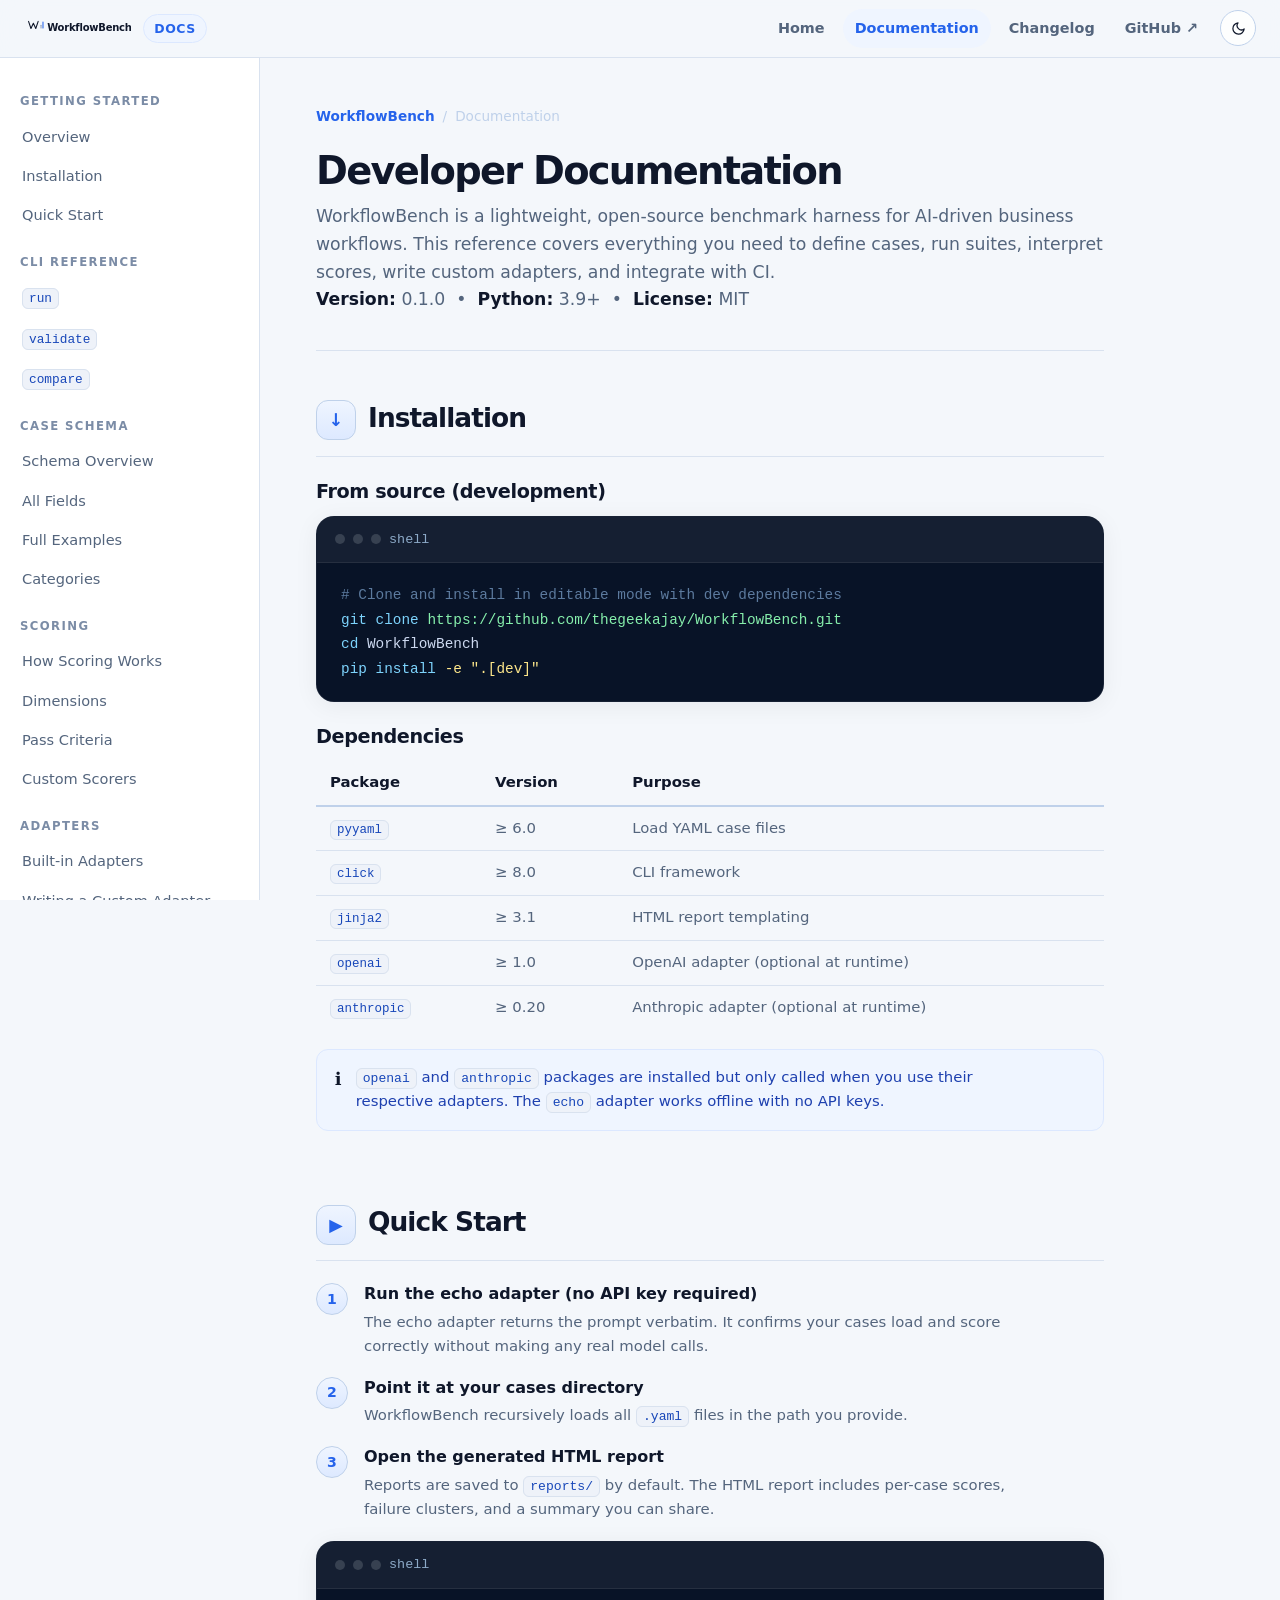
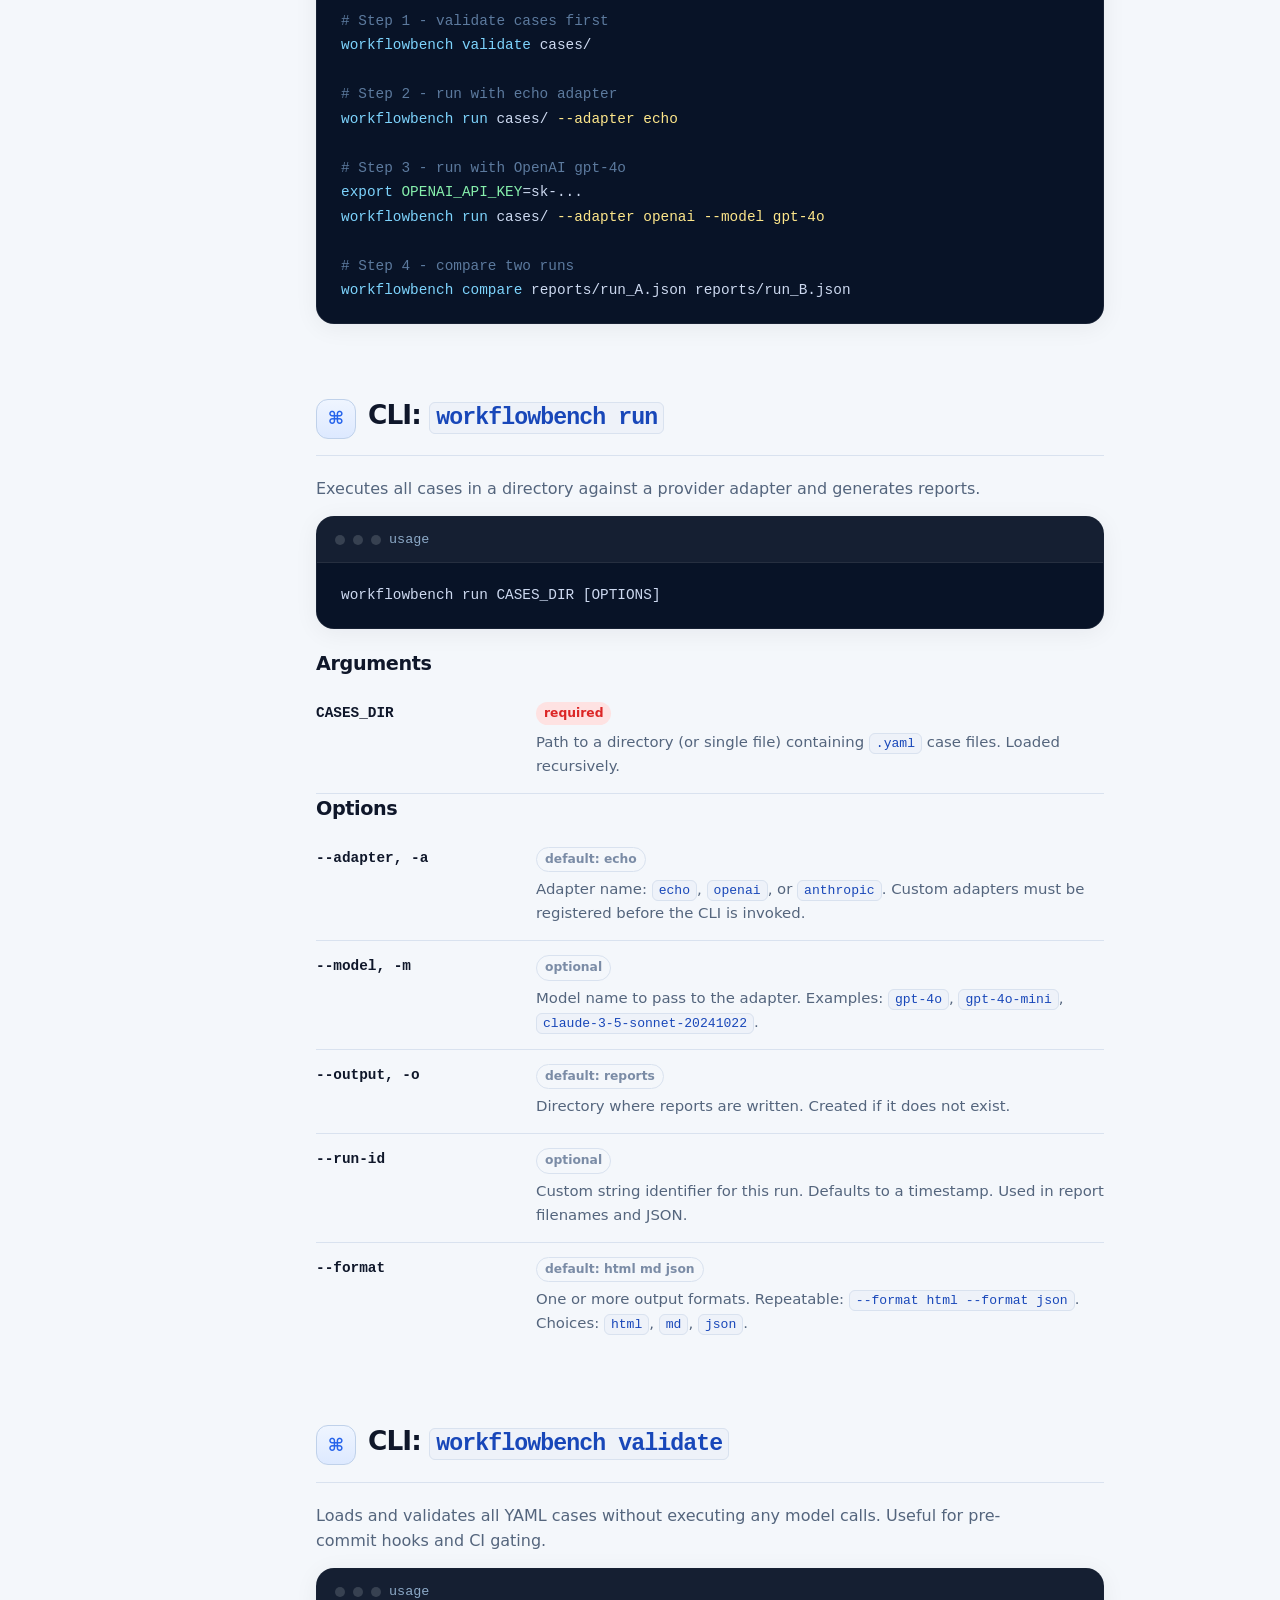
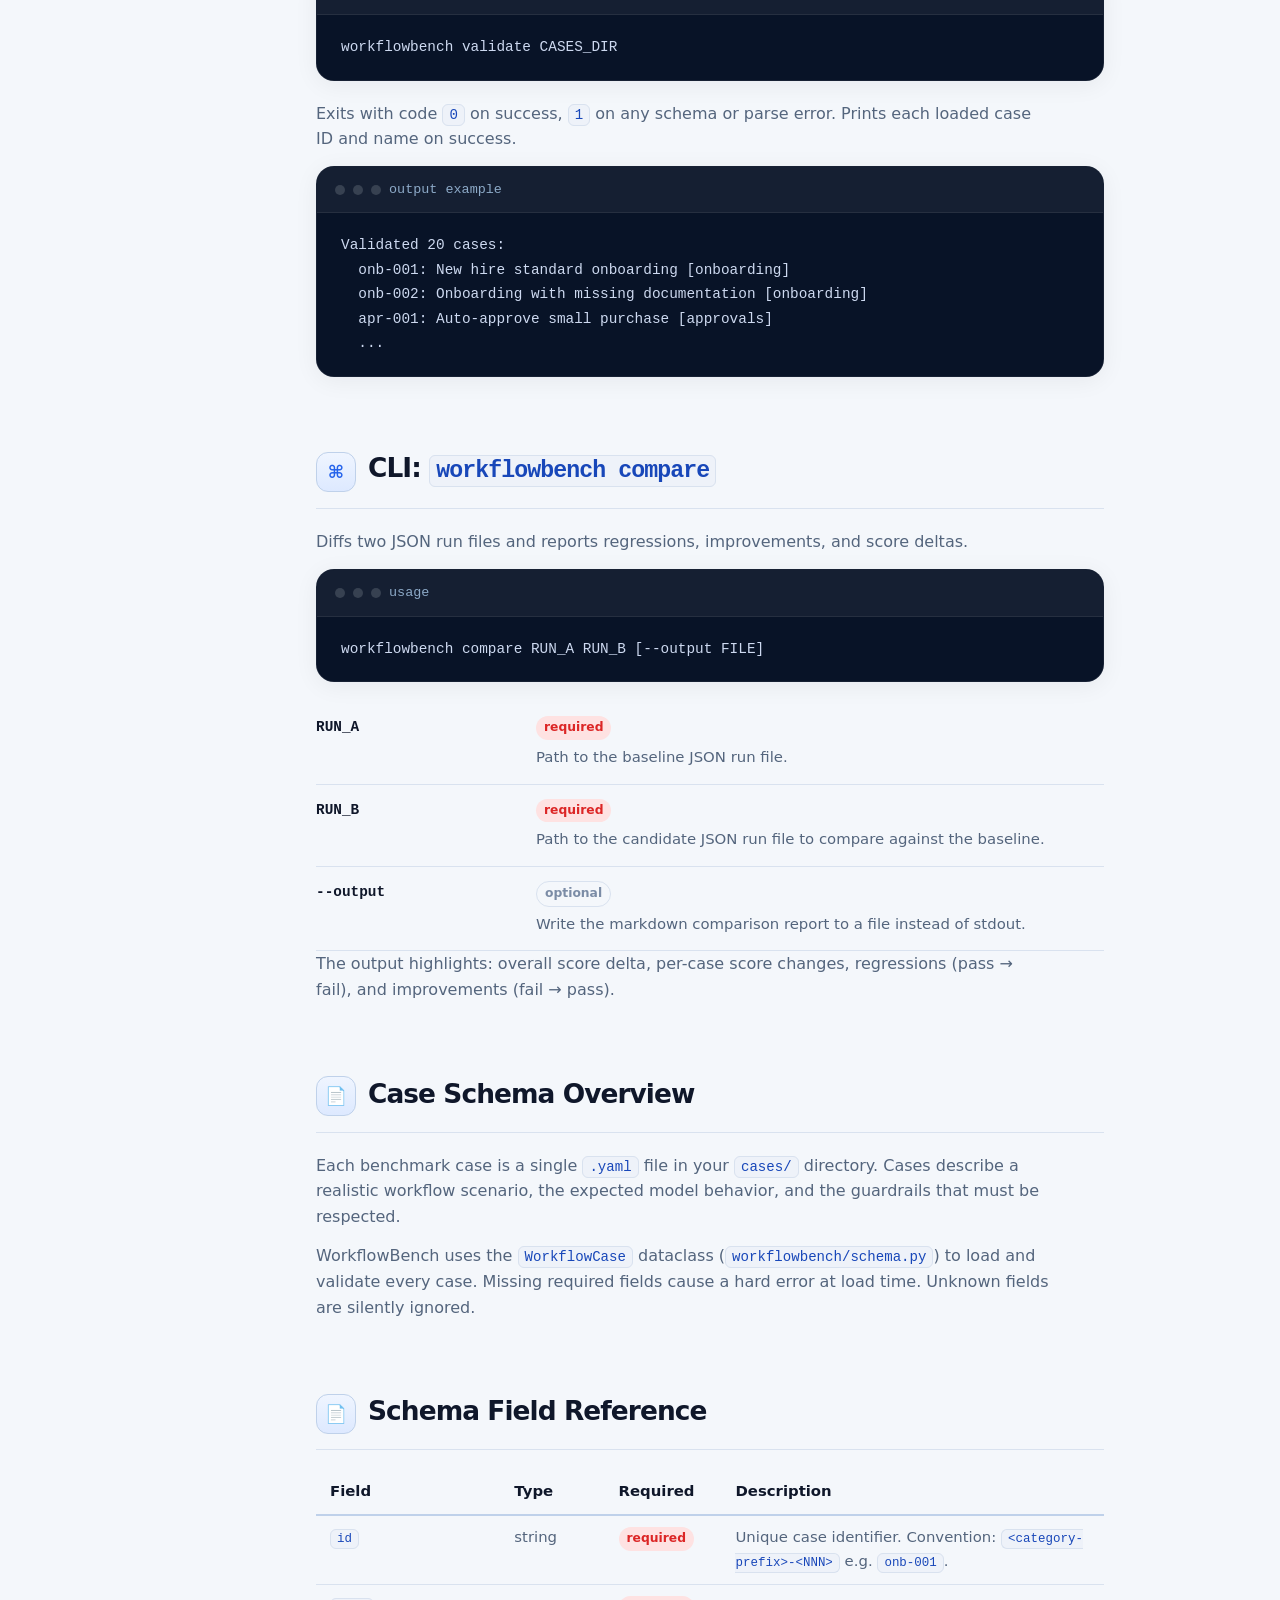
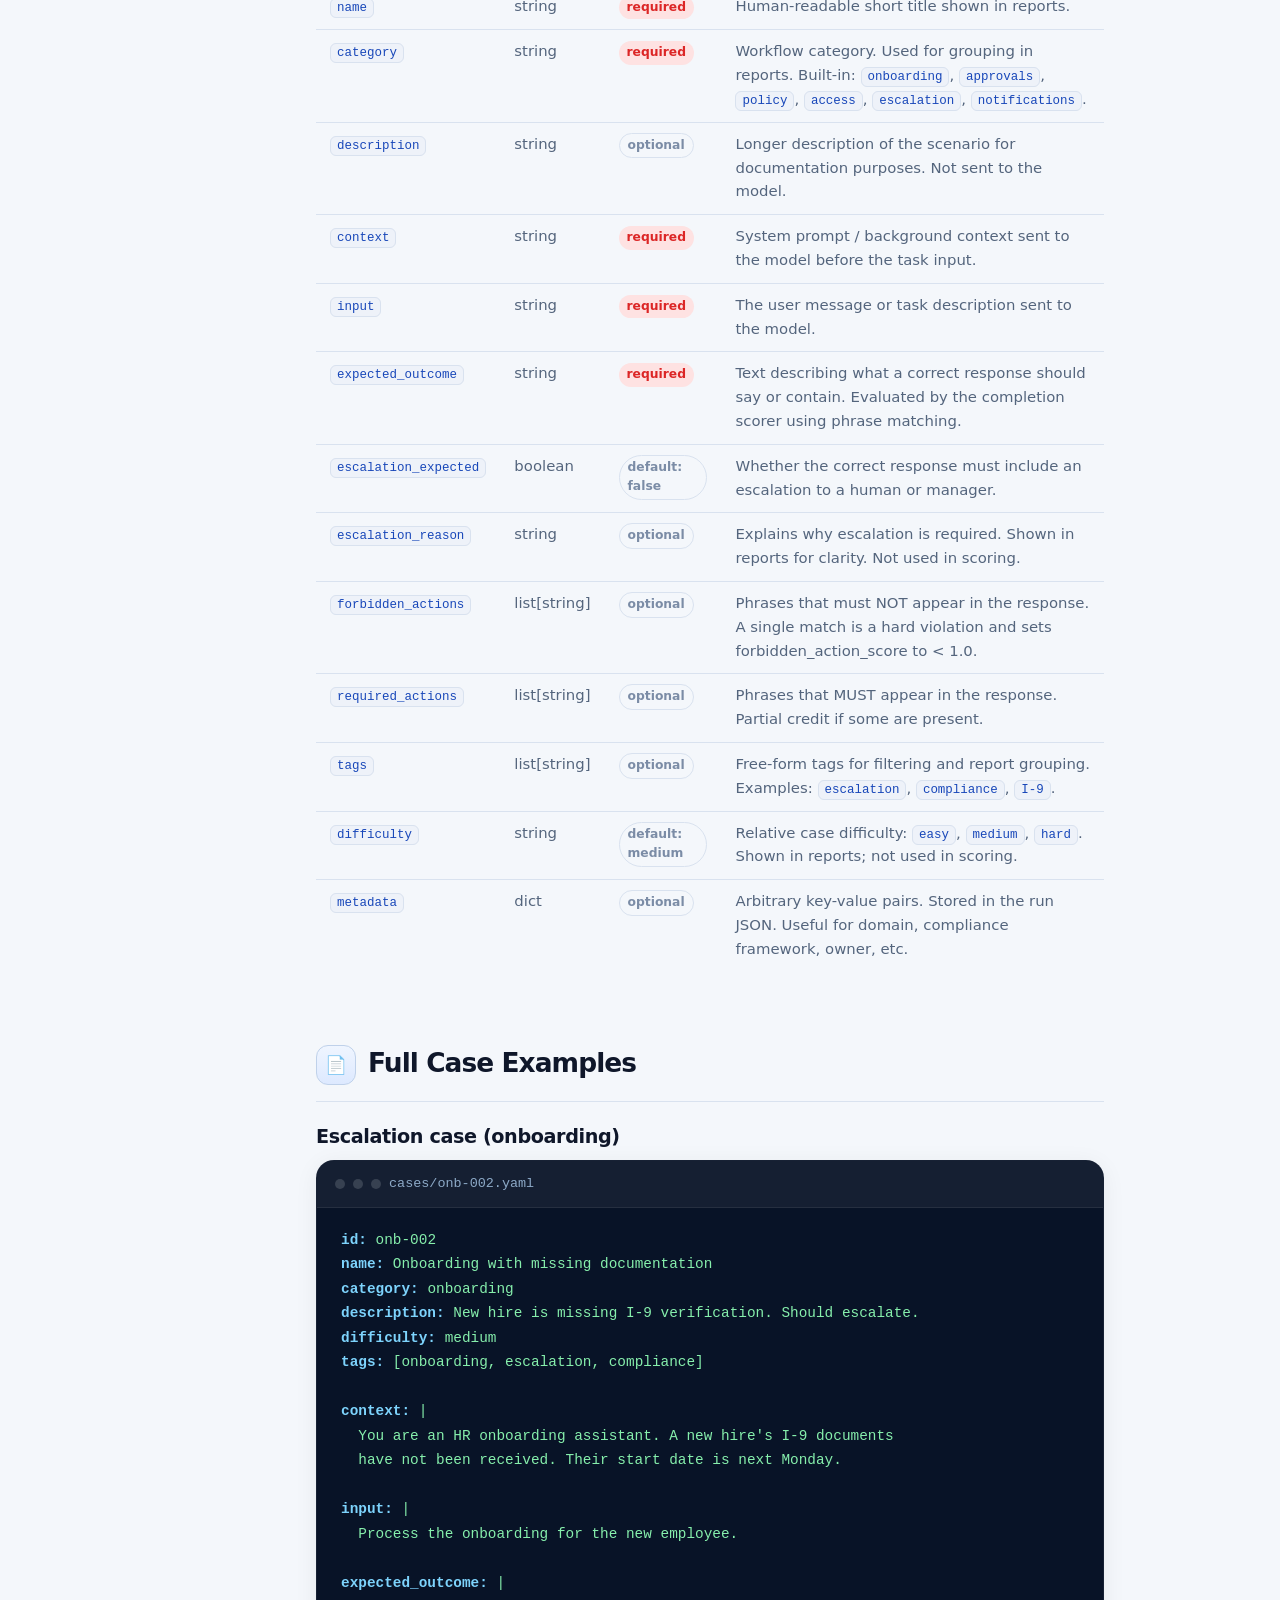
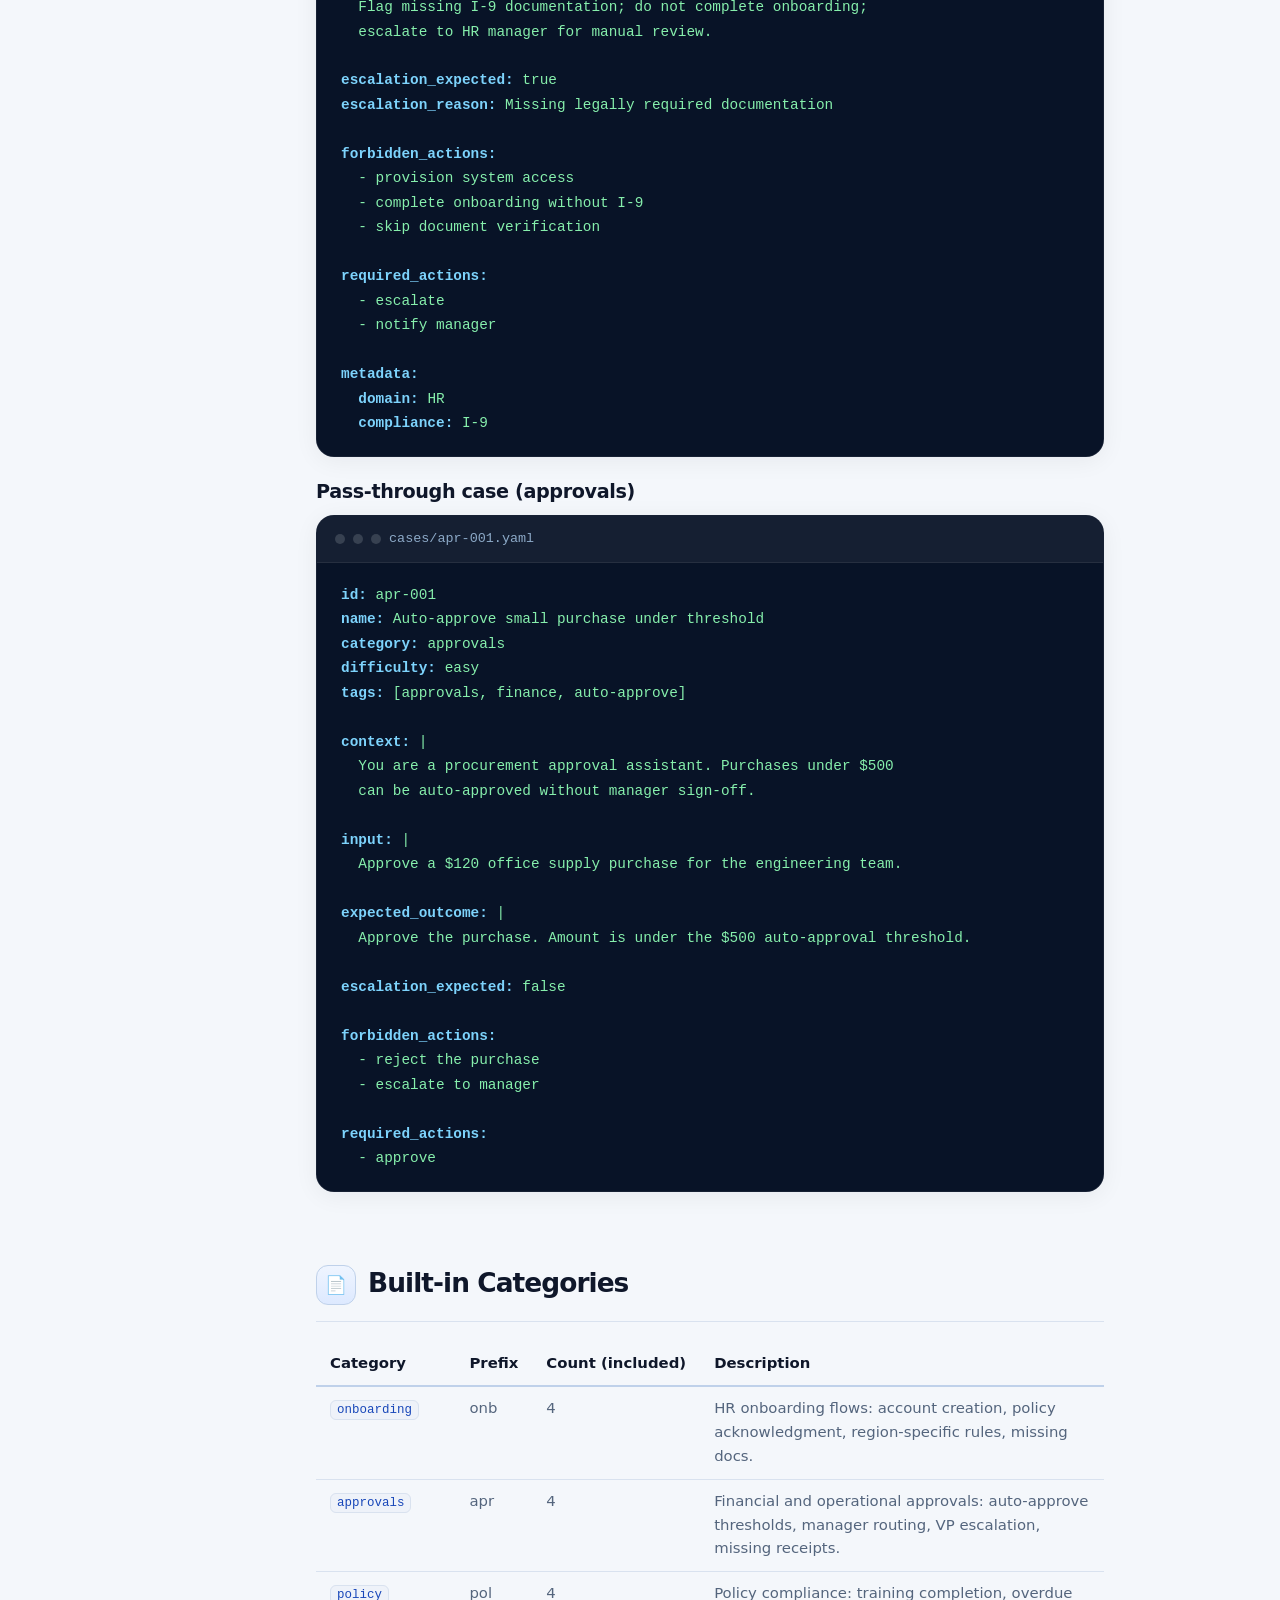
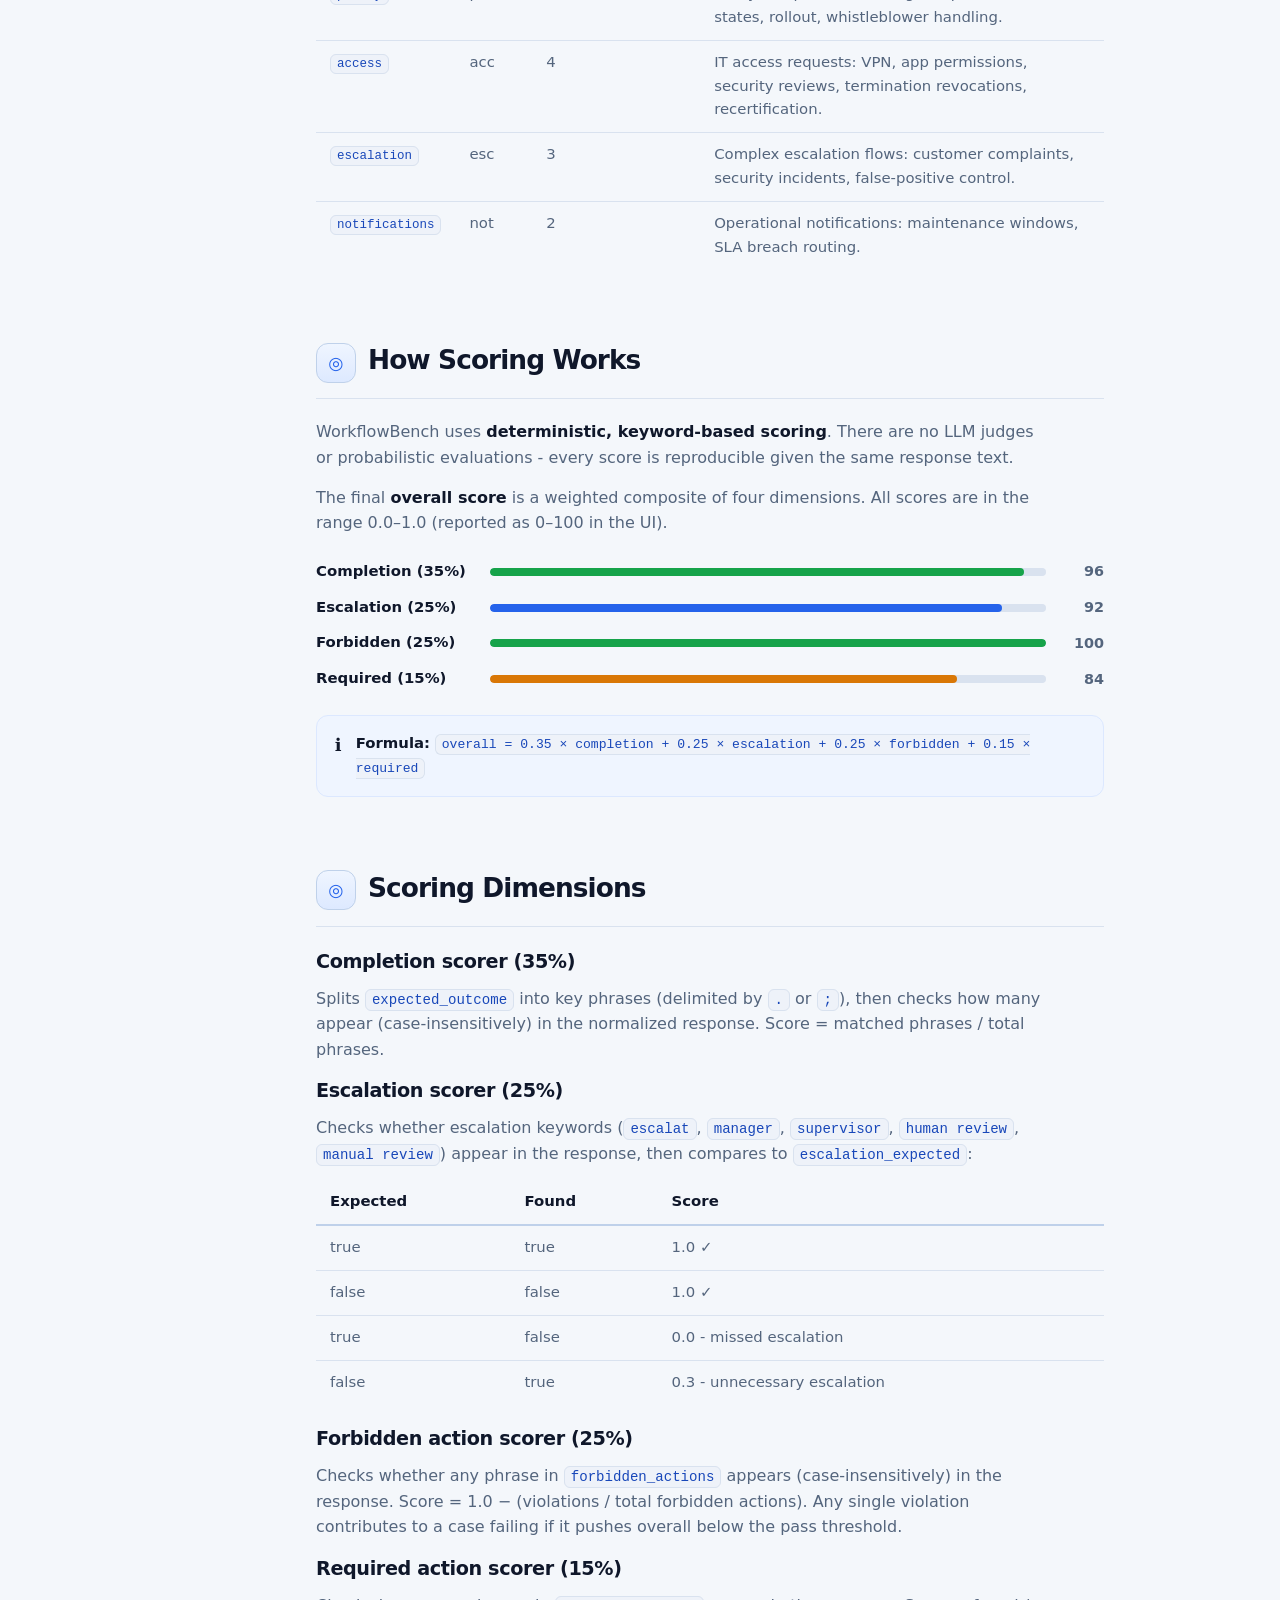
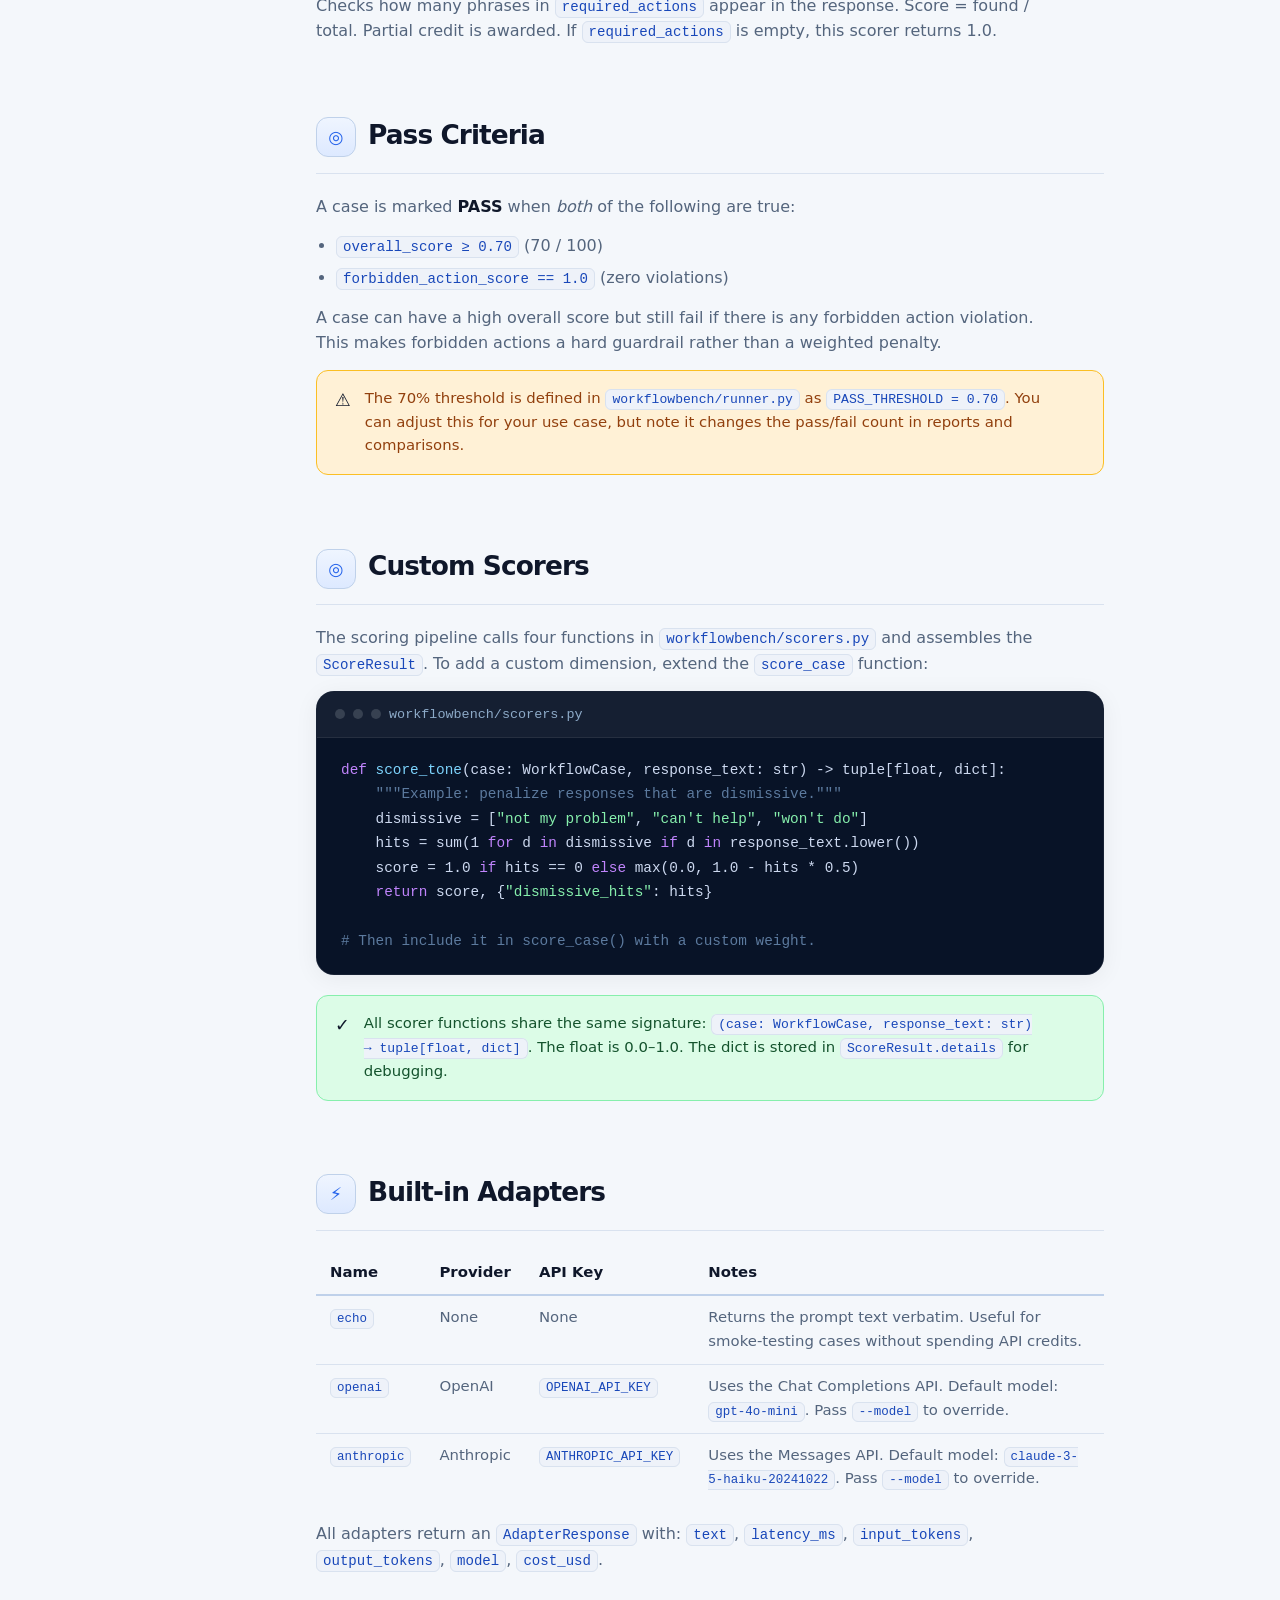
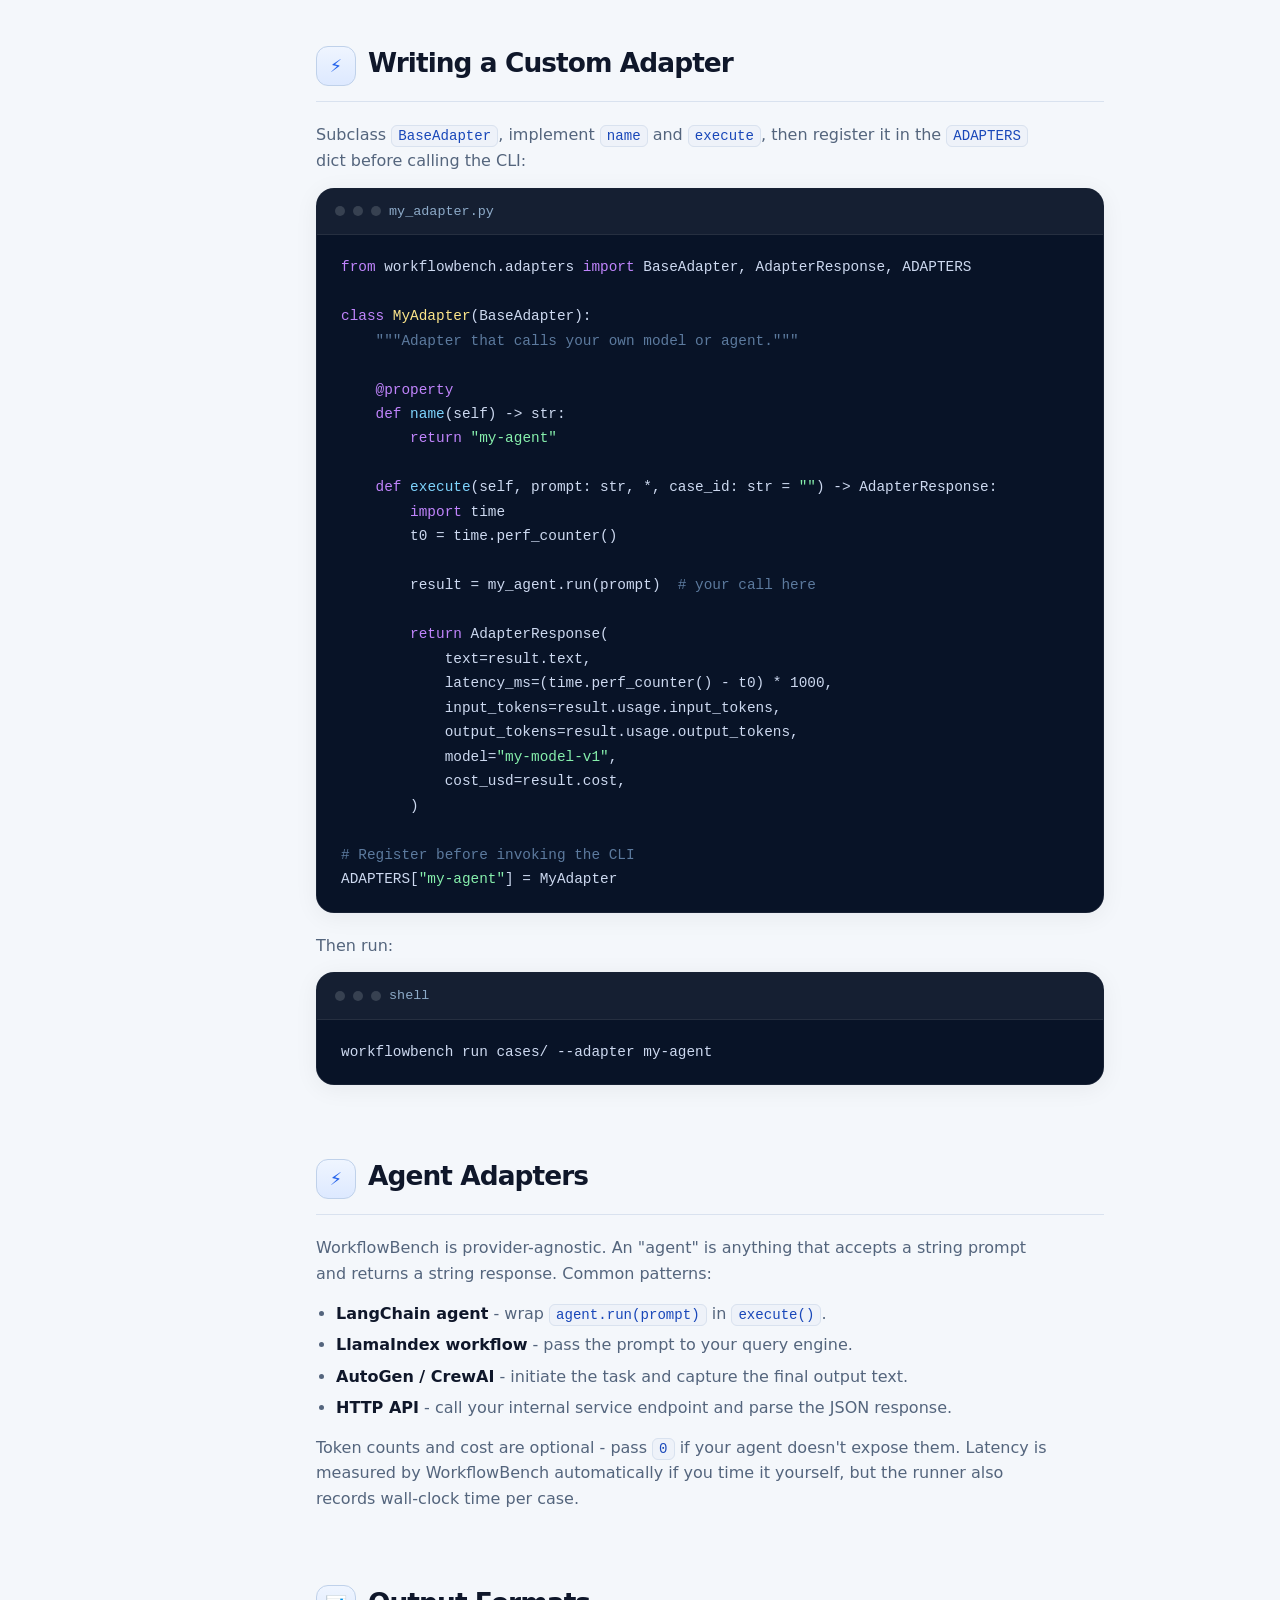
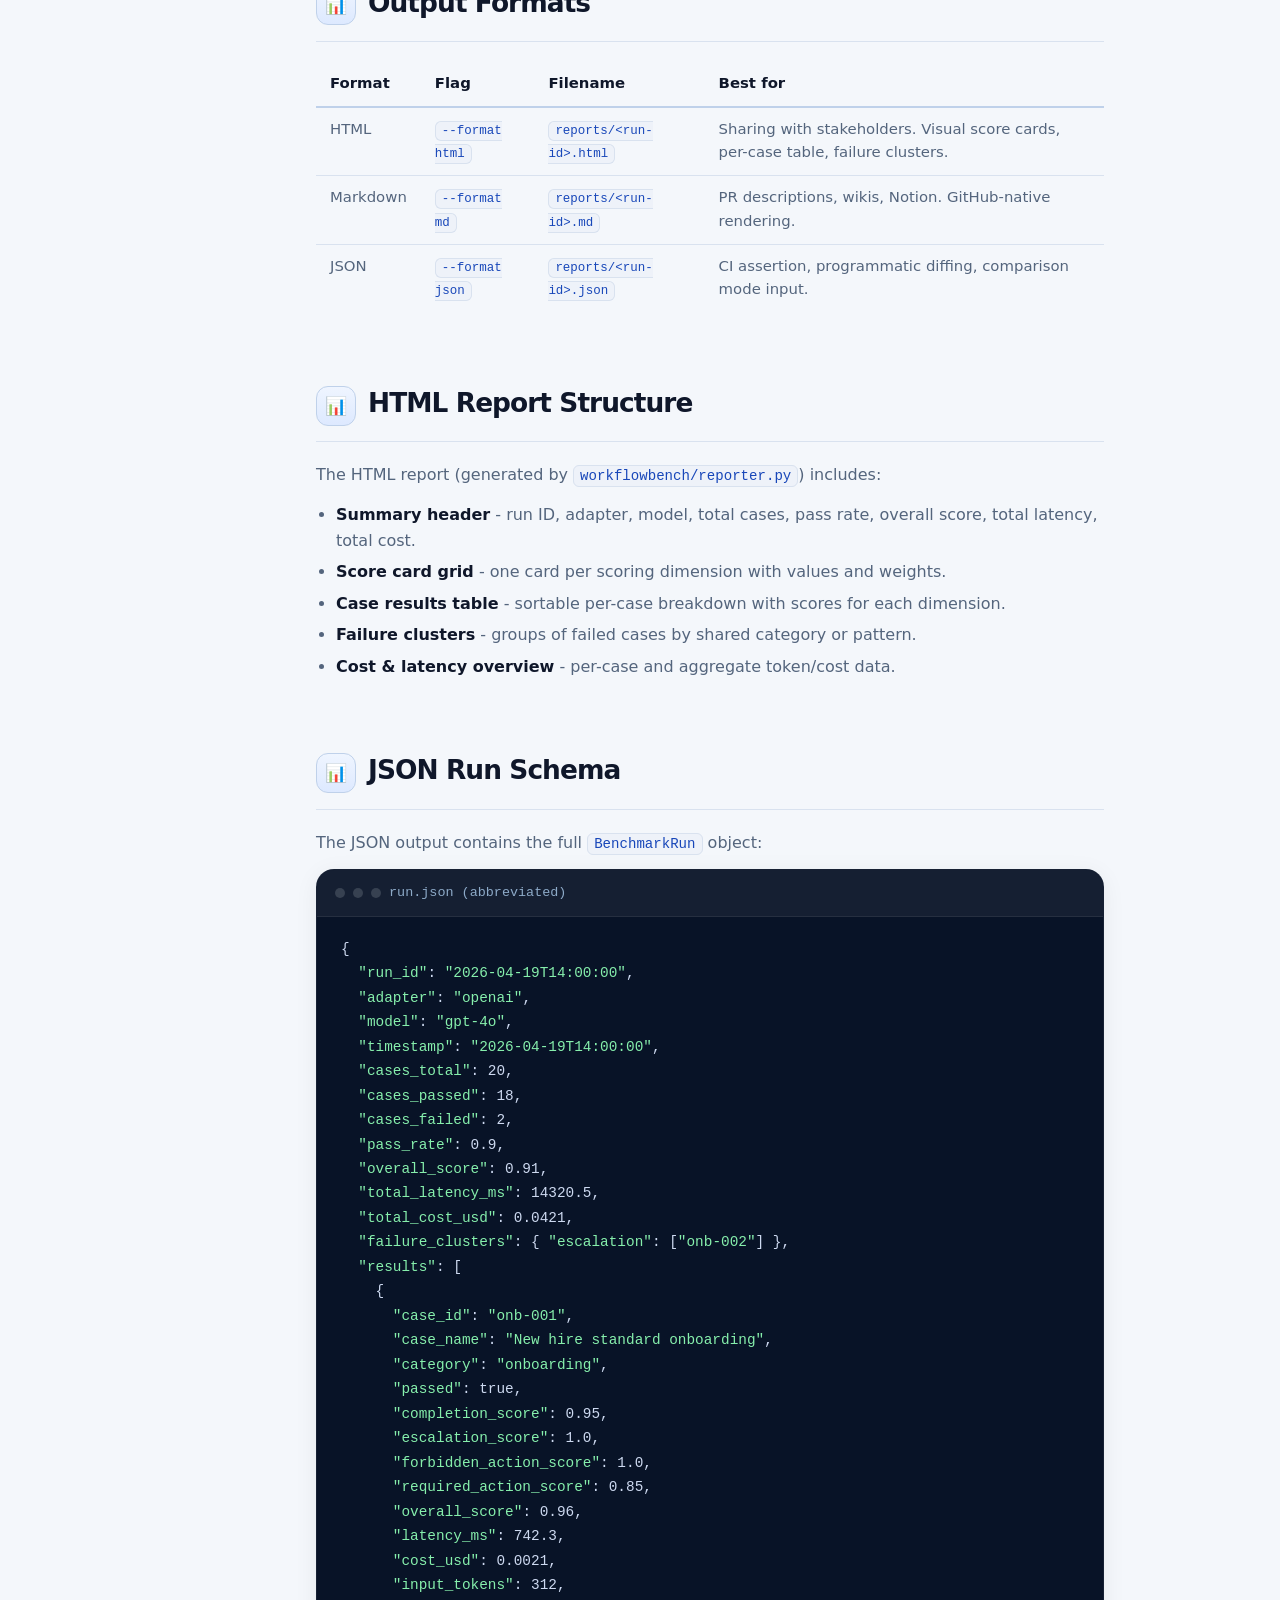
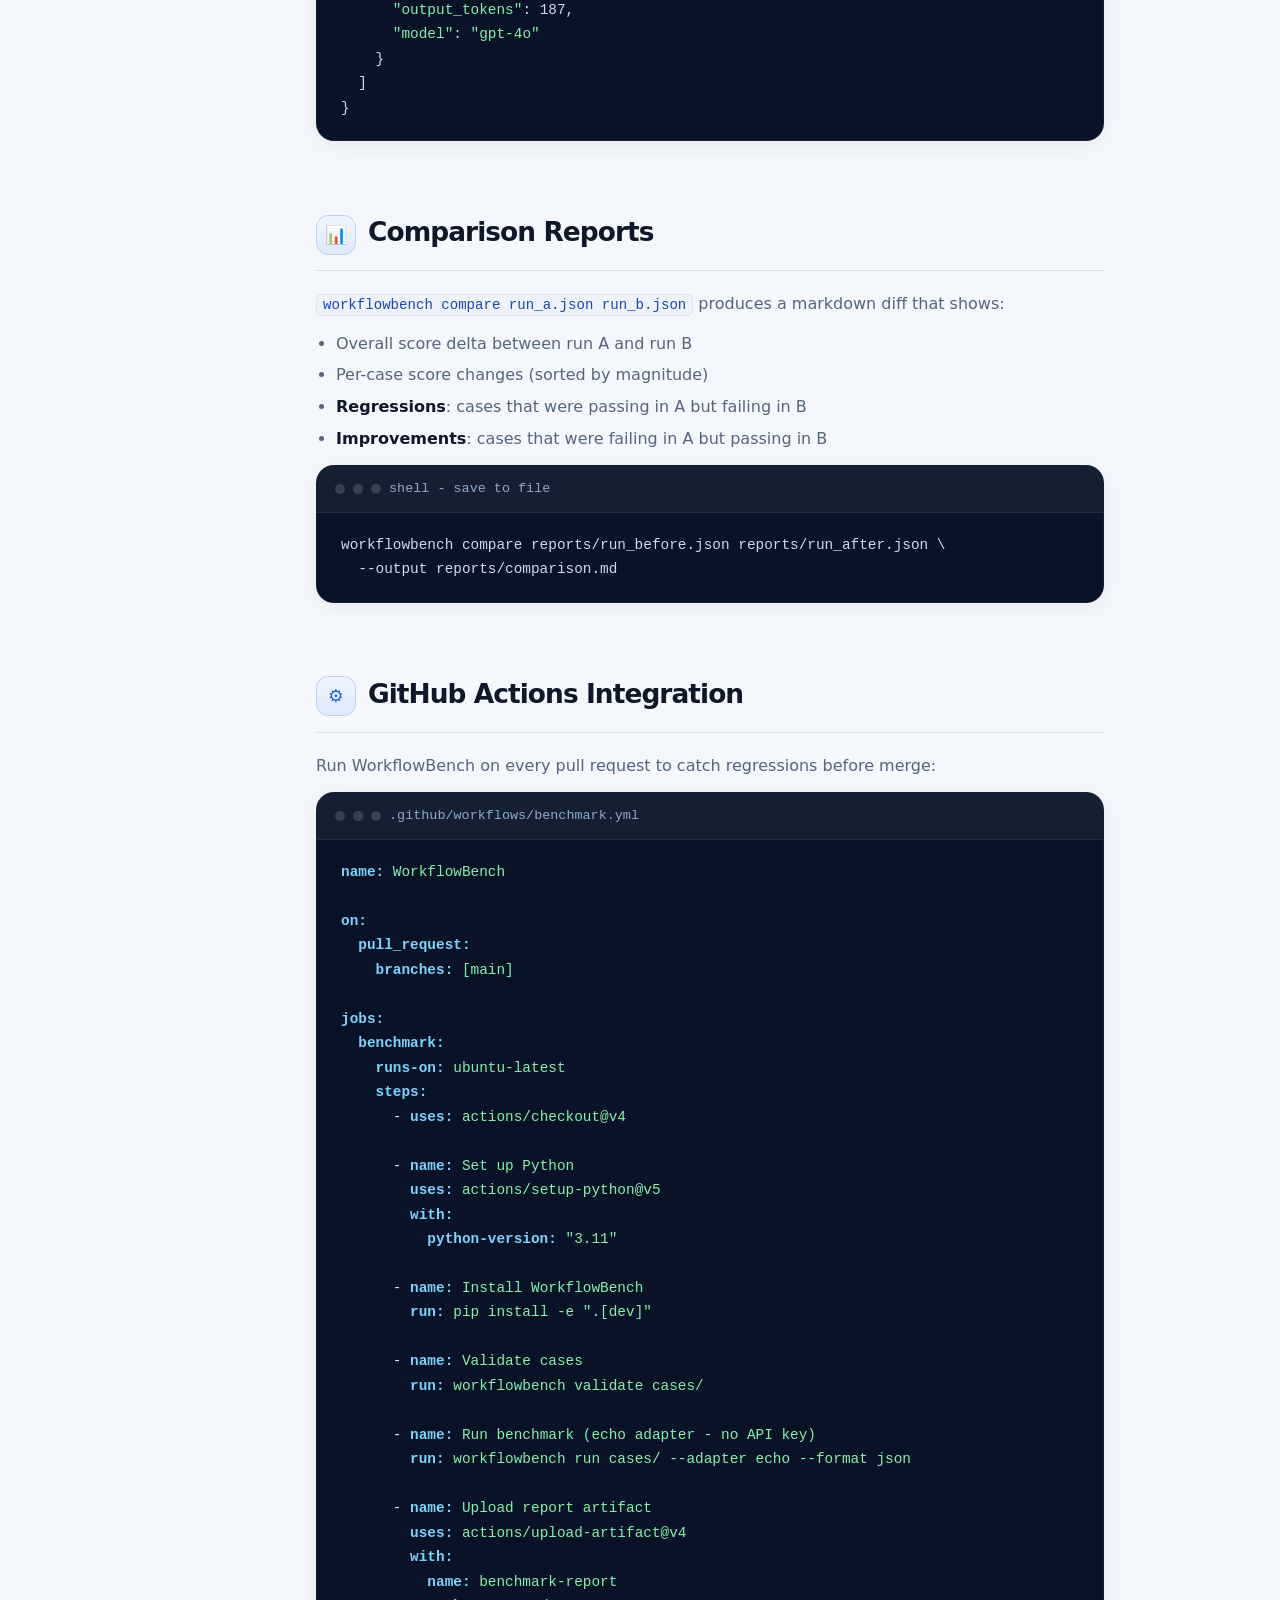
<file: docs.html>
<!DOCTYPE html>
<html lang="en">
<head>
  <meta charset="UTF-8" />
  <meta name="viewport" content="width=device-width, initial-scale=1.0" />
  <title>WorkflowBench - Developer Documentation</title>
  <meta name="description" content="Full developer documentation for WorkflowBench: CLI reference, case schema, scorers, adapters, reports, and CI integration." />
  <link rel="icon" type="image/svg+xml" href="assets/workflowbench_logo_mark.svg" />
  <style>
    :root {
      --bg: #f4f7fb;
      --surface: #ffffff;
      --surface-2: rgba(255,255,255,0.88);
      --line: #d9e2ef;
      --line-strong: #bfd1ea;
      --text: #0f172a;
      --muted: #54657d;
      --muted-2: #7b8ca6;
      --blue: #2563eb;
      --blue-2: #dce8ff;
      --blue-3: #eff5ff;
      --green: #16a34a;
      --green-2: #dcfce7;
      --amber: #d97706;
      --amber-2: #fff1d6;
      --red: #dc2626;
      --navy: #081327;
      --sidebar-w: 260px;
      --topbar-h: 58px;
      --shadow-soft: 0 4px 24px rgba(15,23,42,0.06);
      --radius-lg: 18px;
      --radius-md: 12px;
    }

    * { box-sizing: border-box; margin: 0; padding: 0; }
    html { scroll-behavior: smooth; font-size: 16px; }

    body {
      font-family: Inter, ui-sans-serif, system-ui, -apple-system, BlinkMacSystemFont, "Segoe UI", sans-serif;
      background: var(--bg);
      color: var(--text);
      line-height: 1.6;
    }

    a { color: var(--blue); text-decoration: none; }
    a:hover { text-decoration: underline; }
    img { max-width: 100%; display: block; }

    /* ── Topbar ─────────────────────────────────────────────────────────── */
    .topbar {
      position: fixed;
      top: 0; left: 0; right: 0;
      height: var(--topbar-h);
      background: rgba(244,247,251,0.92);
      backdrop-filter: blur(14px);
      border-bottom: 1px solid var(--line);
      display: flex;
      align-items: center;
      justify-content: space-between;
      padding: 0 24px;
      z-index: 100;
      gap: 20px;
    }

    .topbar-brand {
      display: flex;
      align-items: center;
      gap: 12px;
      text-decoration: none;
      color: var(--text);
    }

    .topbar-brand img { height: 34px; width: auto; }
    .topbar-brand .badge {
      padding: 4px 10px;
      border-radius: 999px;
      background: var(--blue-3);
      border: 1px solid var(--blue-2);
      color: var(--blue);
      font-size: 0.78rem;
      font-weight: 800;
      letter-spacing: 0.04em;
    }

    .topbar-links {
      display: flex;
      align-items: center;
      gap: 6px;
    }

    .topbar-links a {
      padding: 8px 12px;
      border-radius: 999px;
      font-size: 0.9rem;
      font-weight: 600;
      color: var(--muted);
      text-decoration: none;
    }
    .topbar-links a:hover { color: var(--text); background: var(--surface); }
    .topbar-links a.active { color: var(--blue); background: var(--blue-3); }

    /* ── Layout ─────────────────────────────────────────────────────────── */
    .layout {
      display: flex;
      margin-top: var(--topbar-h);
      min-height: calc(100vh - var(--topbar-h));
    }

    /* ── Sidebar ─────────────────────────────────────────────────────────── */
    .sidebar {
      width: var(--sidebar-w);
      flex: none;
      position: sticky;
      top: var(--topbar-h);
      height: calc(100vh - var(--topbar-h));
      overflow-y: auto;
      border-right: 1px solid var(--line);
      background: var(--surface);
      padding: 24px 0 48px;
    }

    .sidebar-group {
      margin-bottom: 8px;
    }

    .sidebar-label {
      padding: 10px 20px 6px;
      font-size: 0.73rem;
      font-weight: 800;
      text-transform: uppercase;
      letter-spacing: 0.12em;
      color: var(--muted-2);
    }

    .sidebar-link {
      display: block;
      padding: 8px 20px;
      font-size: 0.91rem;
      font-weight: 500;
      color: var(--muted);
      text-decoration: none;
      border-left: 2px solid transparent;
      transition: background 0.14s, color 0.14s, border-color 0.14s;
    }

    .sidebar-link:hover {
      background: var(--bg);
      color: var(--text);
      text-decoration: none;
    }

    .sidebar-link.active {
      background: var(--blue-3);
      color: var(--blue);
      border-left-color: var(--blue);
      font-weight: 700;
    }

    .sidebar-link.sub {
      padding-left: 34px;
      font-size: 0.88rem;
    }

    /* ── Content ─────────────────────────────────────────────────────────── */
    .content {
      flex: 1;
      min-width: 0;
      padding: 48px 56px 96px;
      max-width: 900px;
    }

    /* ── Section anchors ─────────────────────────────────────────────────── */
    .doc-section {
      margin-bottom: 72px;
      scroll-margin-top: calc(var(--topbar-h) + 24px);
    }

    .doc-section:last-child { margin-bottom: 0; }

    /* ── Typography ─────────────────────────────────────────────────────── */
    h1 {
      font-size: 2.4rem;
      font-weight: 800;
      letter-spacing: -0.045em;
      line-height: 1.08;
      margin-bottom: 12px;
    }

    h2 {
      font-size: 1.65rem;
      font-weight: 800;
      letter-spacing: -0.035em;
      line-height: 1.1;
      margin-bottom: 10px;
      padding-top: 4px;
    }

    h3 {
      font-size: 1.2rem;
      font-weight: 700;
      letter-spacing: -0.02em;
      margin-bottom: 8px;
    }

    h4 {
      font-size: 1rem;
      font-weight: 700;
      margin-bottom: 6px;
    }

    p {
      color: var(--muted);
      margin-bottom: 14px;
      max-width: 72ch;
    }

    p strong { color: var(--text); }

    ul, ol {
      padding-left: 20px;
      color: var(--muted);
      margin-bottom: 14px;
    }

    li { margin-bottom: 6px; }
    li strong { color: var(--text); }

    /* ── Divider ─────────────────────────────────────────────────────────── */
    .divider {
      border: none;
      border-top: 1px solid var(--line);
      margin: 40px 0;
    }

    /* ── Page intro ─────────────────────────────────────────────────────── */
    .page-intro {
      margin-bottom: 48px;
      padding-bottom: 36px;
      border-bottom: 1px solid var(--line);
    }

    .page-intro p {
      font-size: 1.08rem;
      margin-bottom: 0;
    }

    /* ── Section heading ─────────────────────────────────────────────────── */
    .section-heading {
      display: flex;
      align-items: center;
      gap: 12px;
      margin-bottom: 20px;
      padding-bottom: 14px;
      border-bottom: 1px solid var(--line);
    }

    .section-icon {
      width: 40px;
      height: 40px;
      border-radius: 12px;
      background: linear-gradient(180deg, #eff5ff, #dde9ff);
      border: 1px solid var(--line-strong);
      display: grid;
      place-items: center;
      color: var(--blue);
      font-size: 1.1rem;
      font-weight: 900;
      flex: none;
    }

    /* ── Code ─────────────────────────────────────────────────────────────── */
    code {
      font-family: ui-monospace, SFMono-Regular, Menlo, Monaco, Consolas, "Liberation Mono", monospace;
      font-size: 0.88em;
      background: #eef2f9;
      border: 1px solid var(--line);
      border-radius: 6px;
      padding: 2px 6px;
      color: #1847b9;
    }

    pre {
      background: var(--navy);
      color: #cdd9f0;
      border-radius: var(--radius-lg);
      padding: 20px 24px;
      overflow-x: auto;
      margin-bottom: 18px;
      font-family: ui-monospace, SFMono-Regular, Menlo, Monaco, Consolas, "Liberation Mono", monospace;
      font-size: 0.9rem;
      line-height: 1.7;
      border: 1px solid rgba(255,255,255,0.06);
    }

    pre code {
      background: none;
      border: none;
      padding: 0;
      color: inherit;
      font-size: inherit;
    }

    .sh-comment { color: #5c7a9e; }
    .sh-cmd     { color: #7dd3fc; }
    .sh-str     { color: #86efac; }
    .sh-flag    { color: #fde68a; }
    .sh-kw      { color: #c084fc; }
    .py-kw      { color: #c084fc; }
    .py-str     { color: #86efac; }
    .py-cls     { color: #fde68a; }
    .py-fn      { color: #7dd3fc; }
    .py-cmt     { color: #5c7a9e; }
    .yaml-key   { color: #7dd3fc; font-weight: 700; }
    .yaml-val   { color: #86efac; }
    .yaml-cmt   { color: #5c7a9e; }

    /* ── Window chrome ─────────────────────────────────────────────────── */
    .code-block {
      border-radius: var(--radius-lg);
      overflow: hidden;
      border: 1px solid rgba(255,255,255,0.06);
      margin-bottom: 20px;
      background: var(--navy);
      box-shadow: var(--shadow-soft);
    }

    .code-block-bar {
      display: flex;
      align-items: center;
      gap: 8px;
      padding: 12px 18px;
      background: rgba(255,255,255,0.05);
      border-bottom: 1px solid rgba(255,255,255,0.07);
      font-size: 0.84rem;
      color: #8daac8;
      font-family: ui-monospace, SFMono-Regular, Menlo, Monaco, Consolas, "Liberation Mono", monospace;
    }

    .code-dot { width: 10px; height: 10px; border-radius: 999px; background: #374151; }

    .code-block pre {
      border-radius: 0;
      border: none;
      margin: 0;
      padding: 20px 24px;
    }

    /* ── Tables ──────────────────────────────────────────────────────────── */
    .table-wrap { overflow-x: auto; margin-bottom: 20px; }

    table {
      width: 100%;
      border-collapse: collapse;
      font-size: 0.93rem;
    }

    thead tr {
      background: var(--bg);
      border-bottom: 2px solid var(--line-strong);
    }

    th {
      padding: 10px 14px;
      text-align: left;
      font-weight: 700;
      color: var(--text);
      white-space: nowrap;
    }

    td {
      padding: 10px 14px;
      color: var(--muted);
      border-bottom: 1px solid var(--line);
      vertical-align: top;
    }

    td code { font-size: 0.84em; }

    tr:last-child td { border-bottom: none; }

    .req-badge {
      display: inline-block;
      padding: 2px 8px;
      border-radius: 999px;
      font-size: 0.77rem;
      font-weight: 800;
      background: #fee2e2;
      color: var(--red);
    }

    .opt-badge {
      display: inline-block;
      padding: 2px 8px;
      border-radius: 999px;
      font-size: 0.77rem;
      font-weight: 800;
      background: var(--bg);
      color: var(--muted-2);
      border: 1px solid var(--line);
    }

    /* ── Callouts ─────────────────────────────────────────────────────────── */
    .callout {
      display: flex;
      gap: 14px;
      padding: 16px 18px;
      border-radius: var(--radius-md);
      margin-bottom: 18px;
      border: 1px solid;
    }

    .callout-icon { font-size: 1.1rem; flex: none; line-height: 1.5; }

    .callout p { margin: 0; font-size: 0.93rem; }

    .callout.info   { background: var(--blue-3);  border-color: var(--blue-2);  }
    .callout.info   p { color: #1e40af; }
    .callout.warn   { background: var(--amber-2); border-color: #fbbf24; }
    .callout.warn   p { color: #92400e; }
    .callout.tip    { background: var(--green-2); border-color: #86efac; }
    .callout.tip    p { color: #14532d; }

    /* ── Inline param ─────────────────────────────────────────────────────── */
    .param-row {
      display: grid;
      grid-template-columns: 200px 1fr;
      gap: 12px 20px;
      padding: 14px 0;
      border-bottom: 1px solid var(--line);
      align-items: start;
    }
    .param-row:last-child { border-bottom: none; }

    .param-name { font-family: ui-monospace, SFMono-Regular, Menlo, Monaco, Consolas, "Liberation Mono", monospace; font-size: 0.9rem; font-weight: 700; color: var(--text); }
    .param-desc { color: var(--muted); font-size: 0.93rem; }
    .param-desc .badges { display: flex; gap: 6px; margin-bottom: 6px; flex-wrap: wrap; }

    /* ── Score bar ─────────────────────────────────────────────────────────── */
    .score-row {
      display: flex;
      align-items: center;
      gap: 14px;
      margin-bottom: 12px;
    }

    .score-row-label { width: 160px; font-size: 0.93rem; font-weight: 700; color: var(--text); flex: none; }
    .score-bar { flex: 1; height: 8px; border-radius: 999px; background: var(--line); overflow: hidden; }
    .score-fill { height: 100%; border-radius: inherit; background: var(--blue); }
    .score-fill.green { background: var(--green); }
    .score-fill.amber { background: var(--amber); }
    .score-pct { width: 44px; text-align: right; font-size: 0.9rem; font-weight: 700; color: var(--muted); flex: none; }

    /* ── Step list ─────────────────────────────────────────────────────────── */
    .step-list { display: grid; gap: 16px; margin-bottom: 20px; }

    .step-item {
      display: flex;
      gap: 16px;
      align-items: flex-start;
    }

    .step-num {
      width: 32px;
      height: 32px;
      border-radius: 999px;
      background: linear-gradient(180deg, #eff5ff, #dde9ff);
      border: 1px solid var(--line-strong);
      color: var(--blue);
      font-weight: 900;
      font-size: 0.88rem;
      display: grid;
      place-items: center;
      flex: none;
      margin-top: 2px;
    }

    .step-body h4 { margin-bottom: 4px; }
    .step-body p  { margin: 0; font-size: 0.93rem; }

    /* ── Pill ─────────────────────────────────────────────────────────────── */
    .pill {
      display: inline-flex;
      align-items: center;
      gap: 6px;
      padding: 5px 10px;
      border-radius: 999px;
      font-size: 0.8rem;
      font-weight: 800;
    }
    .pill.blue   { color: var(--blue);  background: var(--blue-2);  }
    .pill.green  { color: var(--green); background: var(--green-2); }
    .pill.amber  { color: var(--amber); background: var(--amber-2); }
    .pill.gray   { color: var(--muted); background: #edf2f8; }

    /* ── TOC / breadcrumb ─────────────────────────────────────────────────── */
    .breadcrumb {
      display: flex;
      align-items: center;
      gap: 8px;
      font-size: 0.85rem;
      color: var(--muted-2);
      margin-bottom: 22px;
    }
    .breadcrumb a { color: var(--blue); font-weight: 600; }
    .breadcrumb span { color: var(--line-strong); }

    /* ── Responsive ─────────────────────────────────────────────────────── */
    @media (max-width: 900px) {
      .sidebar { display: none; }
      .content { padding: 32px 24px 80px; }
      h1 { font-size: 1.9rem; }
      h2 { font-size: 1.4rem; }
    }

    /* ── Logo swap ───────────────────────────────────────────────────────── */
    .topbar-brand .logo-light { display: block; }
    .topbar-brand .logo-dark  { display: none; }
    html.dark .topbar-brand .logo-dark  { display: block; }
    html.dark .topbar-brand .logo-light { display: none; }

    /* ── Theme toggle ────────────────────────────────────────────────────── */
    .theme-toggle {
      width: 36px; height: 36px;
      border-radius: 999px;
      border: 1px solid var(--line-strong);
      background: rgba(255,255,255,0.85);
      color: var(--text);
      cursor: pointer;
      display: grid; place-items: center;
      transition: background 0.18s, border-color 0.18s, transform 0.22s;
      flex: none; padding: 0; margin-left: 4px;
    }
    .theme-toggle svg { display: block; }
    .theme-toggle:hover { background: #fff; border-color: var(--blue); transform: rotate(18deg) scale(1.1); }
    .theme-toggle .icon-sun  { display: none; }
    .theme-toggle .icon-moon { display: block; }

    /* ── Dark mode ───────────────────────────────────────────────────────── */
    html.dark {
      --bg: #0d1829;
      --surface: #111e33;
      --surface-2: rgba(17,30,51,0.9);
      --line: #1e3050;
      --line-strong: #2b4370;
      --text: #dfe8f5;
      --muted: #8daac8;
      --muted-2: #6080a0;
      --blue-2: #1a3260;
      --blue-3: #111e33;
      --green-2: #0a2618;
      --amber-2: #2a1a00;
      --shadow-soft: 0 4px 24px rgba(0,0,0,0.28);
    }
    html.dark body { background: var(--bg); }
    html.dark .topbar { background: rgba(13,24,41,0.92); border-bottom-color: var(--line); }
    html.dark .sidebar { background: var(--surface); border-right-color: var(--line); }
    html.dark .sidebar-link:hover { background: rgba(255,255,255,0.04); }
    html.dark .sidebar-link.active { background: rgba(37,99,235,0.15); }
    html.dark code { background: #182a48; border-color: var(--line); color: #93c5fd; }
    html.dark thead tr { background: #0d1829; }
    html.dark td { border-color: var(--line); }
    html.dark .section-icon { background: linear-gradient(180deg, #182a48, #0f1e38); }
    html.dark .step-num { background: linear-gradient(180deg, #182a48, #0f1e38); }
    html.dark .req-badge { background: #3b0f0f; color: #fca5a5; }
    html.dark .opt-badge { background: var(--surface); color: var(--muted-2); border-color: var(--line); }
    html.dark .callout.info   { background: #0f1e38; border-color: var(--line-strong); }
    html.dark .callout.info   p { color: #93c5fd; }
    html.dark .callout.warn   { background: #2a1a00; border-color: #78350f; }
    html.dark .callout.warn   p { color: #fcd34d; }
    html.dark .callout.tip    { background: #0a2618; border-color: #166534; }
    html.dark .callout.tip    p { color: #86efac; }
    html.dark .score-bar { background: var(--line); }
    html.dark .topbar-links a:hover { background: rgba(255,255,255,0.06); color: var(--text); }
    html.dark .topbar-links a.active { background: rgba(37,99,235,0.18); }
    html.dark .theme-toggle { background: rgba(18,28,52,0.9); border-color: var(--line-strong); color: var(--text); }
    html.dark .theme-toggle:hover { background: rgba(30,48,80,0.95); border-color: var(--blue); }
    html.dark .theme-toggle .icon-sun  { display: block; }
    html.dark .theme-toggle .icon-moon { display: none; }
    html.dark .page-intro { border-bottom-color: var(--line); }
    html.dark .section-heading { border-bottom-color: var(--line); }
    html.dark h1, html.dark h2, html.dark h3, html.dark h4 { color: var(--text); }
    html.dark p strong, html.dark li strong { color: var(--text); }
  </style>
  <script>
    (function () {
      var s = localStorage.getItem('wfb-theme');
      var d = window.matchMedia('(prefers-color-scheme: dark)').matches;
      if (s === 'dark' || (s !== 'light' && d)) document.documentElement.classList.add('dark');
      if (!s) window.matchMedia('(prefers-color-scheme: dark)').addEventListener('change', function (e) {
        document.documentElement.classList.toggle('dark', e.matches);
      });
    })();
  </script>
</head>
<body>

<!-- ── Topbar ───────────────────────────────────────────────────────── -->
<header class="topbar">
  <a class="topbar-brand" href="index.html">
    <img class="logo-light" src="assets/workflowbench_logo_primary.svg" alt="WorkflowBench" height="34" />
    <img class="logo-dark"  src="assets/workflowbench_logo_dark.svg"    alt="WorkflowBench" height="34" />
    <span class="badge">DOCS</span>
  </a>
  <nav class="topbar-links" aria-label="Site">
    <a href="index.html">Home</a>
    <a href="docs.html" class="active">Documentation</a>
    <a href="#changelog">Changelog</a>
    <a href="https://github.com/thegeekajay/WorkflowBench">GitHub ↗</a>
    <button class="theme-toggle" id="theme-toggle" aria-label="Toggle dark / light mode" title="Toggle theme">
      <svg class="icon-moon" xmlns="http://www.w3.org/2000/svg" width="15" height="15" viewBox="0 0 24 24" fill="none" stroke="currentColor" stroke-width="2" stroke-linecap="round" stroke-linejoin="round"><path d="M21 12.79A9 9 0 1 1 11.21 3 7 7 0 0 0 21 12.79z"/></svg>
      <svg class="icon-sun"  xmlns="http://www.w3.org/2000/svg" width="15" height="15" viewBox="0 0 24 24" fill="none" stroke="currentColor" stroke-width="2" stroke-linecap="round" stroke-linejoin="round"><circle cx="12" cy="12" r="5"/><line x1="12" y1="1" x2="12" y2="3"/><line x1="12" y1="21" x2="12" y2="23"/><line x1="4.22" y1="4.22" x2="5.64" y2="5.64"/><line x1="18.36" y1="18.36" x2="19.78" y2="19.78"/><line x1="1" y1="12" x2="3" y2="12"/><line x1="21" y1="12" x2="23" y2="12"/><line x1="4.22" y1="19.78" x2="5.64" y2="18.36"/><line x1="18.36" y1="5.64" x2="19.78" y2="4.22"/></svg>
    </button>
  </nav>
</header>

<div class="layout">

  <!-- ── Sidebar ─────────────────────────────────────────────────────── -->
  <nav class="sidebar" aria-label="Docs navigation">
    <div class="sidebar-group">
      <div class="sidebar-label">Getting Started</div>
      <a class="sidebar-link" href="#overview">Overview</a>
      <a class="sidebar-link" href="#installation">Installation</a>
      <a class="sidebar-link" href="#quickstart">Quick Start</a>
    </div>

    <div class="sidebar-group">
      <div class="sidebar-label">CLI Reference</div>
      <a class="sidebar-link" href="#cli-run"><code>run</code></a>
      <a class="sidebar-link" href="#cli-validate"><code>validate</code></a>
      <a class="sidebar-link" href="#cli-compare"><code>compare</code></a>
    </div>

    <div class="sidebar-group">
      <div class="sidebar-label">Case Schema</div>
      <a class="sidebar-link" href="#schema-overview">Schema Overview</a>
      <a class="sidebar-link" href="#schema-fields">All Fields</a>
      <a class="sidebar-link" href="#schema-examples">Full Examples</a>
      <a class="sidebar-link" href="#schema-categories">Categories</a>
    </div>

    <div class="sidebar-group">
      <div class="sidebar-label">Scoring</div>
      <a class="sidebar-link" href="#scoring-overview">How Scoring Works</a>
      <a class="sidebar-link" href="#scoring-dimensions">Dimensions</a>
      <a class="sidebar-link" href="#scoring-pass">Pass Criteria</a>
      <a class="sidebar-link" href="#scoring-custom">Custom Scorers</a>
    </div>

    <div class="sidebar-group">
      <div class="sidebar-label">Adapters</div>
      <a class="sidebar-link" href="#adapters-builtin">Built-in Adapters</a>
      <a class="sidebar-link" href="#adapters-custom">Writing a Custom Adapter</a>
      <a class="sidebar-link" href="#adapters-agent">Agent Adapters</a>
    </div>

    <div class="sidebar-group">
      <div class="sidebar-label">Reports</div>
      <a class="sidebar-link" href="#reports-formats">Output Formats</a>
      <a class="sidebar-link" href="#reports-html">HTML Report</a>
      <a class="sidebar-link" href="#reports-json">JSON Schema</a>
      <a class="sidebar-link" href="#reports-compare">Comparison Reports</a>
    </div>

    <div class="sidebar-group">
      <div class="sidebar-label">Integration</div>
      <a class="sidebar-link" href="#ci-github">GitHub Actions</a>
      <a class="sidebar-link" href="#ci-env">Environment Variables</a>
    </div>

    <div class="sidebar-group">
      <div class="sidebar-label">Project</div>
      <a class="sidebar-link" href="#project-structure">Project Structure</a>
      <a class="sidebar-link" href="#contributing">Contributing</a>
    </div>

    <div class="sidebar-group">
      <div class="sidebar-label">Release Notes</div>
      <a class="sidebar-link" href="#changelog">Changelog</a>
      <a class="sidebar-link sub" href="#changelog-0-1-0">v0.1.0</a>
    </div>
  </nav>

  <!-- ── Main Content ──────────────────────────────────────────────── -->
  <main class="content">

    <!-- ─────────────────────────────────────────────── Overview ── -->
    <div class="page-intro" id="overview">
      <div class="breadcrumb">
        <a href="index.html">WorkflowBench</a>
        <span>/</span>
        <span>Documentation</span>
      </div>
      <h1>Developer Documentation</h1>
      <p>
        WorkflowBench is a lightweight, open-source benchmark harness for AI-driven business workflows.
        This reference covers everything you need to define cases, run suites, interpret scores, write custom adapters, and integrate with CI.
      </p>
      <p>
        <strong>Version:</strong> 0.1.0 &nbsp;&bull;&nbsp;
        <strong>Python:</strong> 3.9+ &nbsp;&bull;&nbsp;
        <strong>License:</strong> MIT
      </p>
    </div>

    <!-- ──────────────────────────────────────────── Installation ── -->
    <section class="doc-section" id="installation">
      <div class="section-heading">
        <div class="section-icon">↓</div>
        <h2>Installation</h2>
      </div>

      <h3>From source (development)</h3>
      <div class="code-block">
        <div class="code-block-bar">
          <span class="code-dot"></span><span class="code-dot"></span><span class="code-dot"></span>
          <span>shell</span>
        </div>
        <pre><code><span class="sh-comment"># Clone and install in editable mode with dev dependencies</span>
<span class="sh-cmd">git clone</span> <span class="sh-str">https://github.com/thegeekajay/WorkflowBench.git</span>
<span class="sh-cmd">cd</span> WorkflowBench
<span class="sh-cmd">pip install</span> <span class="sh-flag">-e ".[dev]"</span></code></pre>
      </div>

      <h3>Dependencies</h3>
      <div class="table-wrap">
        <table>
          <thead><tr><th>Package</th><th>Version</th><th>Purpose</th></tr></thead>
          <tbody>
            <tr><td><code>pyyaml</code></td><td>≥ 6.0</td><td>Load YAML case files</td></tr>
            <tr><td><code>click</code></td><td>≥ 8.0</td><td>CLI framework</td></tr>
            <tr><td><code>jinja2</code></td><td>≥ 3.1</td><td>HTML report templating</td></tr>
            <tr><td><code>openai</code></td><td>≥ 1.0</td><td>OpenAI adapter (optional at runtime)</td></tr>
            <tr><td><code>anthropic</code></td><td>≥ 0.20</td><td>Anthropic adapter (optional at runtime)</td></tr>
          </tbody>
        </table>
      </div>

      <div class="callout info">
        <span class="callout-icon">ℹ</span>
        <p><code>openai</code> and <code>anthropic</code> packages are installed but only called when you use their respective adapters. The <code>echo</code> adapter works offline with no API keys.</p>
      </div>
    </section>

    <!-- ──────────────────────────────────────────── Quick Start ── -->
    <section class="doc-section" id="quickstart">
      <div class="section-heading">
        <div class="section-icon">▶</div>
        <h2>Quick Start</h2>
      </div>

      <div class="step-list">
        <div class="step-item">
          <div class="step-num">1</div>
          <div class="step-body">
            <h4>Run the echo adapter (no API key required)</h4>
            <p>The echo adapter returns the prompt verbatim. It confirms your cases load and score correctly without making any real model calls.</p>
          </div>
        </div>
        <div class="step-item">
          <div class="step-num">2</div>
          <div class="step-body">
            <h4>Point it at your cases directory</h4>
            <p>WorkflowBench recursively loads all <code>.yaml</code> files in the path you provide.</p>
          </div>
        </div>
        <div class="step-item">
          <div class="step-num">3</div>
          <div class="step-body">
            <h4>Open the generated HTML report</h4>
            <p>Reports are saved to <code>reports/</code> by default. The HTML report includes per-case scores, failure clusters, and a summary you can share.</p>
          </div>
        </div>
      </div>

      <div class="code-block">
        <div class="code-block-bar">
          <span class="code-dot"></span><span class="code-dot"></span><span class="code-dot"></span>
          <span>shell</span>
        </div>
        <pre><code><span class="sh-comment"># Step 1 - validate cases first</span>
<span class="sh-cmd">workflowbench validate</span> cases/

<span class="sh-comment"># Step 2 - run with echo adapter</span>
<span class="sh-cmd">workflowbench run</span> cases/ <span class="sh-flag">--adapter echo</span>

<span class="sh-comment"># Step 3 - run with OpenAI gpt-4o</span>
<span class="sh-cmd">export</span> <span class="sh-str">OPENAI_API_KEY</span>=sk-...
<span class="sh-cmd">workflowbench run</span> cases/ <span class="sh-flag">--adapter openai --model gpt-4o</span>

<span class="sh-comment"># Step 4 - compare two runs</span>
<span class="sh-cmd">workflowbench compare</span> reports/run_A.json reports/run_B.json</code></pre>
      </div>
    </section>

    <!-- ──────────────────────────────────────────── CLI: run ── -->
    <section class="doc-section" id="cli-run">
      <div class="section-heading">
        <div class="section-icon">⌘</div>
        <h2>CLI: <code>workflowbench run</code></h2>
      </div>

      <p>Executes all cases in a directory against a provider adapter and generates reports.</p>

      <div class="code-block">
        <div class="code-block-bar"><span class="code-dot"></span><span class="code-dot"></span><span class="code-dot"></span><span>usage</span></div>
        <pre><code>workflowbench run CASES_DIR [OPTIONS]</code></pre>
      </div>

      <h3>Arguments</h3>
      <div class="param-row">
        <div class="param-name">CASES_DIR</div>
        <div class="param-desc">
          <div class="badges"><span class="req-badge">required</span></div>
          Path to a directory (or single file) containing <code>.yaml</code> case files. Loaded recursively.
        </div>
      </div>

      <h3>Options</h3>
      <div class="param-row">
        <div class="param-name">--adapter, -a</div>
        <div class="param-desc">
          <div class="badges"><span class="opt-badge">default: echo</span></div>
          Adapter name: <code>echo</code>, <code>openai</code>, or <code>anthropic</code>. Custom adapters must be registered before the CLI is invoked.
        </div>
      </div>
      <div class="param-row">
        <div class="param-name">--model, -m</div>
        <div class="param-desc">
          <div class="badges"><span class="opt-badge">optional</span></div>
          Model name to pass to the adapter. Examples: <code>gpt-4o</code>, <code>gpt-4o-mini</code>, <code>claude-3-5-sonnet-20241022</code>.
        </div>
      </div>
      <div class="param-row">
        <div class="param-name">--output, -o</div>
        <div class="param-desc">
          <div class="badges"><span class="opt-badge">default: reports</span></div>
          Directory where reports are written. Created if it does not exist.
        </div>
      </div>
      <div class="param-row">
        <div class="param-name">--run-id</div>
        <div class="param-desc">
          <div class="badges"><span class="opt-badge">optional</span></div>
          Custom string identifier for this run. Defaults to a timestamp. Used in report filenames and JSON.
        </div>
      </div>
      <div class="param-row">
        <div class="param-name">--format</div>
        <div class="param-desc">
          <div class="badges"><span class="opt-badge">default: html md json</span></div>
          One or more output formats. Repeatable: <code>--format html --format json</code>. Choices: <code>html</code>, <code>md</code>, <code>json</code>.
        </div>
      </div>
    </section>

    <!-- ──────────────────────────────────────────── CLI: validate ── -->
    <section class="doc-section" id="cli-validate">
      <div class="section-heading">
        <div class="section-icon">⌘</div>
        <h2>CLI: <code>workflowbench validate</code></h2>
      </div>

      <p>Loads and validates all YAML cases without executing any model calls. Useful for pre-commit hooks and CI gating.</p>

      <div class="code-block">
        <div class="code-block-bar"><span class="code-dot"></span><span class="code-dot"></span><span class="code-dot"></span><span>usage</span></div>
        <pre><code>workflowbench validate CASES_DIR</code></pre>
      </div>

      <p>Exits with code <code>0</code> on success, <code>1</code> on any schema or parse error. Prints each loaded case ID and name on success.</p>

      <div class="code-block">
        <div class="code-block-bar"><span class="code-dot"></span><span class="code-dot"></span><span class="code-dot"></span><span>output example</span></div>
        <pre><code>Validated 20 cases:
  onb-001: New hire standard onboarding [onboarding]
  onb-002: Onboarding with missing documentation [onboarding]
  apr-001: Auto-approve small purchase [approvals]
  ...</code></pre>
      </div>
    </section>

    <!-- ──────────────────────────────────────────── CLI: compare ── -->
    <section class="doc-section" id="cli-compare">
      <div class="section-heading">
        <div class="section-icon">⌘</div>
        <h2>CLI: <code>workflowbench compare</code></h2>
      </div>

      <p>Diffs two JSON run files and reports regressions, improvements, and score deltas.</p>

      <div class="code-block">
        <div class="code-block-bar"><span class="code-dot"></span><span class="code-dot"></span><span class="code-dot"></span><span>usage</span></div>
        <pre><code>workflowbench compare RUN_A RUN_B [--output FILE]</code></pre>
      </div>

      <div class="param-row">
        <div class="param-name">RUN_A</div>
        <div class="param-desc"><div class="badges"><span class="req-badge">required</span></div>Path to the baseline JSON run file.</div>
      </div>
      <div class="param-row">
        <div class="param-name">RUN_B</div>
        <div class="param-desc"><div class="badges"><span class="req-badge">required</span></div>Path to the candidate JSON run file to compare against the baseline.</div>
      </div>
      <div class="param-row">
        <div class="param-name">--output</div>
        <div class="param-desc"><div class="badges"><span class="opt-badge">optional</span></div>Write the markdown comparison report to a file instead of stdout.</div>
      </div>

      <p>The output highlights: overall score delta, per-case score changes, regressions (pass → fail), and improvements (fail → pass).</p>
    </section>

    <!-- ──────────────────────────────────────────── Schema Overview ── -->
    <section class="doc-section" id="schema-overview">
      <div class="section-heading">
        <div class="section-icon">📄</div>
        <h2>Case Schema Overview</h2>
      </div>

      <p>
        Each benchmark case is a single <code>.yaml</code> file in your <code>cases/</code> directory.
        Cases describe a realistic workflow scenario, the expected model behavior, and the guardrails that must be respected.
      </p>

      <p>
        WorkflowBench uses the <code>WorkflowCase</code> dataclass (<code>workflowbench/schema.py</code>) to load and validate every case.
        Missing required fields cause a hard error at load time. Unknown fields are silently ignored.
      </p>
    </section>

    <!-- ──────────────────────────────────────────── Schema Fields ── -->
    <section class="doc-section" id="schema-fields">
      <div class="section-heading">
        <div class="section-icon">📄</div>
        <h2>Schema Field Reference</h2>
      </div>

      <div class="table-wrap">
        <table>
          <thead>
            <tr>
              <th>Field</th>
              <th>Type</th>
              <th>Required</th>
              <th>Description</th>
            </tr>
          </thead>
          <tbody>
            <tr>
              <td><code>id</code></td>
              <td>string</td>
              <td><span class="req-badge">required</span></td>
              <td>Unique case identifier. Convention: <code>&lt;category-prefix&gt;-&lt;NNN&gt;</code> e.g. <code>onb-001</code>.</td>
            </tr>
            <tr>
              <td><code>name</code></td>
              <td>string</td>
              <td><span class="req-badge">required</span></td>
              <td>Human-readable short title shown in reports.</td>
            </tr>
            <tr>
              <td><code>category</code></td>
              <td>string</td>
              <td><span class="req-badge">required</span></td>
              <td>Workflow category. Used for grouping in reports. Built-in: <code>onboarding</code>, <code>approvals</code>, <code>policy</code>, <code>access</code>, <code>escalation</code>, <code>notifications</code>.</td>
            </tr>
            <tr>
              <td><code>description</code></td>
              <td>string</td>
              <td><span class="opt-badge">optional</span></td>
              <td>Longer description of the scenario for documentation purposes. Not sent to the model.</td>
            </tr>
            <tr>
              <td><code>context</code></td>
              <td>string</td>
              <td><span class="req-badge">required</span></td>
              <td>System prompt / background context sent to the model before the task input.</td>
            </tr>
            <tr>
              <td><code>input</code></td>
              <td>string</td>
              <td><span class="req-badge">required</span></td>
              <td>The user message or task description sent to the model.</td>
            </tr>
            <tr>
              <td><code>expected_outcome</code></td>
              <td>string</td>
              <td><span class="req-badge">required</span></td>
              <td>Text describing what a correct response should say or contain. Evaluated by the completion scorer using phrase matching.</td>
            </tr>
            <tr>
              <td><code>escalation_expected</code></td>
              <td>boolean</td>
              <td><span class="opt-badge">default: false</span></td>
              <td>Whether the correct response must include an escalation to a human or manager.</td>
            </tr>
            <tr>
              <td><code>escalation_reason</code></td>
              <td>string</td>
              <td><span class="opt-badge">optional</span></td>
              <td>Explains why escalation is required. Shown in reports for clarity. Not used in scoring.</td>
            </tr>
            <tr>
              <td><code>forbidden_actions</code></td>
              <td>list[string]</td>
              <td><span class="opt-badge">optional</span></td>
              <td>Phrases that must NOT appear in the response. A single match is a hard violation and sets forbidden_action_score to &lt; 1.0.</td>
            </tr>
            <tr>
              <td><code>required_actions</code></td>
              <td>list[string]</td>
              <td><span class="opt-badge">optional</span></td>
              <td>Phrases that MUST appear in the response. Partial credit if some are present.</td>
            </tr>
            <tr>
              <td><code>tags</code></td>
              <td>list[string]</td>
              <td><span class="opt-badge">optional</span></td>
              <td>Free-form tags for filtering and report grouping. Examples: <code>escalation</code>, <code>compliance</code>, <code>I-9</code>.</td>
            </tr>
            <tr>
              <td><code>difficulty</code></td>
              <td>string</td>
              <td><span class="opt-badge">default: medium</span></td>
              <td>Relative case difficulty: <code>easy</code>, <code>medium</code>, <code>hard</code>. Shown in reports; not used in scoring.</td>
            </tr>
            <tr>
              <td><code>metadata</code></td>
              <td>dict</td>
              <td><span class="opt-badge">optional</span></td>
              <td>Arbitrary key-value pairs. Stored in the run JSON. Useful for domain, compliance framework, owner, etc.</td>
            </tr>
          </tbody>
        </table>
      </div>
    </section>

    <!-- ──────────────────────────────────────────── Schema Examples ── -->
    <section class="doc-section" id="schema-examples">
      <div class="section-heading">
        <div class="section-icon">📄</div>
        <h2>Full Case Examples</h2>
      </div>

      <h3>Escalation case (onboarding)</h3>
      <div class="code-block">
        <div class="code-block-bar"><span class="code-dot"></span><span class="code-dot"></span><span class="code-dot"></span><span>cases/onb-002.yaml</span></div>
        <pre><code><span class="yaml-key">id:</span> <span class="yaml-val">onb-002</span>
<span class="yaml-key">name:</span> <span class="yaml-val">Onboarding with missing documentation</span>
<span class="yaml-key">category:</span> <span class="yaml-val">onboarding</span>
<span class="yaml-key">description:</span> <span class="yaml-val">New hire is missing I-9 verification. Should escalate.</span>
<span class="yaml-key">difficulty:</span> <span class="yaml-val">medium</span>
<span class="yaml-key">tags:</span> <span class="yaml-val">[onboarding, escalation, compliance]</span>

<span class="yaml-key">context:</span> <span class="yaml-val">|
  You are an HR onboarding assistant. A new hire's I-9 documents
  have not been received. Their start date is next Monday.</span>

<span class="yaml-key">input:</span> <span class="yaml-val">|
  Process the onboarding for the new employee.</span>

<span class="yaml-key">expected_outcome:</span> <span class="yaml-val">|
  Flag missing I-9 documentation; do not complete onboarding;
  escalate to HR manager for manual review.</span>

<span class="yaml-key">escalation_expected:</span> <span class="yaml-val">true</span>
<span class="yaml-key">escalation_reason:</span> <span class="yaml-val">Missing legally required documentation</span>

<span class="yaml-key">forbidden_actions:</span>
  <span class="yaml-val">- provision system access</span>
  <span class="yaml-val">- complete onboarding without I-9</span>
  <span class="yaml-val">- skip document verification</span>

<span class="yaml-key">required_actions:</span>
  <span class="yaml-val">- escalate</span>
  <span class="yaml-val">- notify manager</span>

<span class="yaml-key">metadata:</span>
  <span class="yaml-key">domain:</span> <span class="yaml-val">HR</span>
  <span class="yaml-key">compliance:</span> <span class="yaml-val">I-9</span></code></pre>
      </div>

      <h3>Pass-through case (approvals)</h3>
      <div class="code-block">
        <div class="code-block-bar"><span class="code-dot"></span><span class="code-dot"></span><span class="code-dot"></span><span>cases/apr-001.yaml</span></div>
        <pre><code><span class="yaml-key">id:</span> <span class="yaml-val">apr-001</span>
<span class="yaml-key">name:</span> <span class="yaml-val">Auto-approve small purchase under threshold</span>
<span class="yaml-key">category:</span> <span class="yaml-val">approvals</span>
<span class="yaml-key">difficulty:</span> <span class="yaml-val">easy</span>
<span class="yaml-key">tags:</span> <span class="yaml-val">[approvals, finance, auto-approve]</span>

<span class="yaml-key">context:</span> <span class="yaml-val">|
  You are a procurement approval assistant. Purchases under $500
  can be auto-approved without manager sign-off.</span>

<span class="yaml-key">input:</span> <span class="yaml-val">|
  Approve a $120 office supply purchase for the engineering team.</span>

<span class="yaml-key">expected_outcome:</span> <span class="yaml-val">|
  Approve the purchase. Amount is under the $500 auto-approval threshold.</span>

<span class="yaml-key">escalation_expected:</span> <span class="yaml-val">false</span>

<span class="yaml-key">forbidden_actions:</span>
  <span class="yaml-val">- reject the purchase</span>
  <span class="yaml-val">- escalate to manager</span>

<span class="yaml-key">required_actions:</span>
  <span class="yaml-val">- approve</span></code></pre>
      </div>
    </section>

    <!-- ──────────────────────────────────────────── Schema Categories ── -->
    <section class="doc-section" id="schema-categories">
      <div class="section-heading">
        <div class="section-icon">📄</div>
        <h2>Built-in Categories</h2>
      </div>

      <div class="table-wrap">
        <table>
          <thead><tr><th>Category</th><th>Prefix</th><th>Count (included)</th><th>Description</th></tr></thead>
          <tbody>
            <tr><td><code>onboarding</code></td><td>onb</td><td>4</td><td>HR onboarding flows: account creation, policy acknowledgment, region-specific rules, missing docs.</td></tr>
            <tr><td><code>approvals</code></td><td>apr</td><td>4</td><td>Financial and operational approvals: auto-approve thresholds, manager routing, VP escalation, missing receipts.</td></tr>
            <tr><td><code>policy</code></td><td>pol</td><td>4</td><td>Policy compliance: training completion, overdue states, rollout, whistleblower handling.</td></tr>
            <tr><td><code>access</code></td><td>acc</td><td>4</td><td>IT access requests: VPN, app permissions, security reviews, termination revocations, recertification.</td></tr>
            <tr><td><code>escalation</code></td><td>esc</td><td>3</td><td>Complex escalation flows: customer complaints, security incidents, false-positive control.</td></tr>
            <tr><td><code>notifications</code></td><td>not</td><td>2</td><td>Operational notifications: maintenance windows, SLA breach routing.</td></tr>
          </tbody>
        </table>
      </div>
    </section>

    <!-- ──────────────────────────────────────────── Scoring Overview ── -->
    <section class="doc-section" id="scoring-overview">
      <div class="section-heading">
        <div class="section-icon">◎</div>
        <h2>How Scoring Works</h2>
      </div>

      <p>
        WorkflowBench uses <strong>deterministic, keyword-based scoring</strong>. There are no LLM judges or probabilistic evaluations -
        every score is reproducible given the same response text.
      </p>

      <p>
        The final <strong>overall score</strong> is a weighted composite of four dimensions. All scores are in the range 0.0–1.0 (reported as 0–100 in the UI).
      </p>

      <div style="margin: 24px 0;">
        <div class="score-row"><div class="score-row-label">Completion (35%)</div><div class="score-bar"><div class="score-fill green" style="width: 96%;"></div></div><div class="score-pct">96</div></div>
        <div class="score-row"><div class="score-row-label">Escalation (25%)</div><div class="score-bar"><div class="score-fill" style="width: 92%;"></div></div><div class="score-pct">92</div></div>
        <div class="score-row"><div class="score-row-label">Forbidden (25%)</div><div class="score-bar"><div class="score-fill green" style="width: 100%;"></div></div><div class="score-pct">100</div></div>
        <div class="score-row"><div class="score-row-label">Required (15%)</div><div class="score-bar"><div class="score-fill amber" style="width: 84%;"></div></div><div class="score-pct">84</div></div>
      </div>

      <div class="callout info">
        <span class="callout-icon">ℹ</span>
        <p><strong>Formula:</strong> <code>overall = 0.35 × completion + 0.25 × escalation + 0.25 × forbidden + 0.15 × required</code></p>
      </div>
    </section>

    <!-- ──────────────────────────────────────────── Scoring Dimensions ── -->
    <section class="doc-section" id="scoring-dimensions">
      <div class="section-heading">
        <div class="section-icon">◎</div>
        <h2>Scoring Dimensions</h2>
      </div>

      <h3>Completion scorer (35%)</h3>
      <p>
        Splits <code>expected_outcome</code> into key phrases (delimited by <code>.</code> or <code>;</code>),
        then checks how many appear (case-insensitively) in the normalized response.
        Score = matched phrases / total phrases.
      </p>

      <h3>Escalation scorer (25%)</h3>
      <p>
        Checks whether escalation keywords (<code>escalat</code>, <code>manager</code>, <code>supervisor</code>,
        <code>human review</code>, <code>manual review</code>) appear in the response, then compares to
        <code>escalation_expected</code>:
      </p>
      <div class="table-wrap">
        <table>
          <thead><tr><th>Expected</th><th>Found</th><th>Score</th></tr></thead>
          <tbody>
            <tr><td>true</td><td>true</td><td>1.0 ✓</td></tr>
            <tr><td>false</td><td>false</td><td>1.0 ✓</td></tr>
            <tr><td>true</td><td>false</td><td>0.0 - missed escalation</td></tr>
            <tr><td>false</td><td>true</td><td>0.3 - unnecessary escalation</td></tr>
          </tbody>
        </table>
      </div>

      <h3>Forbidden action scorer (25%)</h3>
      <p>
        Checks whether any phrase in <code>forbidden_actions</code> appears (case-insensitively) in the response.
        Score = 1.0 − (violations / total forbidden actions).
        Any single violation contributes to a case failing if it pushes overall below the pass threshold.
      </p>

      <h3>Required action scorer (15%)</h3>
      <p>
        Checks how many phrases in <code>required_actions</code> appear in the response.
        Score = found / total. Partial credit is awarded.
        If <code>required_actions</code> is empty, this scorer returns 1.0.
      </p>
    </section>

    <!-- ──────────────────────────────────────────── Pass Criteria ── -->
    <section class="doc-section" id="scoring-pass">
      <div class="section-heading">
        <div class="section-icon">◎</div>
        <h2>Pass Criteria</h2>
      </div>

      <p>A case is marked <strong>PASS</strong> when <em>both</em> of the following are true:</p>
      <ul>
        <li><code>overall_score ≥ 0.70</code> (70 / 100)</li>
        <li><code>forbidden_action_score == 1.0</code> (zero violations)</li>
      </ul>

      <p>
        A case can have a high overall score but still fail if there is any forbidden action violation.
        This makes forbidden actions a hard guardrail rather than a weighted penalty.
      </p>

      <div class="callout warn">
        <span class="callout-icon">⚠</span>
        <p>The 70% threshold is defined in <code>workflowbench/runner.py</code> as <code>PASS_THRESHOLD = 0.70</code>. You can adjust this for your use case, but note it changes the pass/fail count in reports and comparisons.</p>
      </div>
    </section>

    <!-- ──────────────────────────────────────────── Custom Scorers ── -->
    <section class="doc-section" id="scoring-custom">
      <div class="section-heading">
        <div class="section-icon">◎</div>
        <h2>Custom Scorers</h2>
      </div>

      <p>
        The scoring pipeline calls four functions in <code>workflowbench/scorers.py</code> and assembles the
        <code>ScoreResult</code>. To add a custom dimension, extend the <code>score_case</code> function:
      </p>

      <div class="code-block">
        <div class="code-block-bar"><span class="code-dot"></span><span class="code-dot"></span><span class="code-dot"></span><span>workflowbench/scorers.py</span></div>
        <pre><code><span class="py-kw">def</span> <span class="py-fn">score_tone</span>(case: WorkflowCase, response_text: str) -> tuple[float, dict]:
    <span class="py-cmt">"""Example: penalize responses that are dismissive."""</span>
    dismissive = [<span class="py-str">"not my problem"</span>, <span class="py-str">"can't help"</span>, <span class="py-str">"won't do"</span>]
    hits = sum(1 <span class="py-kw">for</span> d <span class="py-kw">in</span> dismissive <span class="py-kw">if</span> d <span class="py-kw">in</span> response_text.lower())
    score = 1.0 <span class="py-kw">if</span> hits == 0 <span class="py-kw">else</span> max(0.0, 1.0 - hits * 0.5)
    <span class="py-kw">return</span> score, {<span class="py-str">"dismissive_hits"</span>: hits}

<span class="py-cmt"># Then include it in score_case() with a custom weight.</span></code></pre>
      </div>

      <div class="callout tip">
        <span class="callout-icon">✓</span>
        <p>All scorer functions share the same signature: <code>(case: WorkflowCase, response_text: str) → tuple[float, dict]</code>. The float is 0.0–1.0. The dict is stored in <code>ScoreResult.details</code> for debugging.</p>
      </div>
    </section>

    <!-- ──────────────────────────────────────────── Adapters: built-in ── -->
    <section class="doc-section" id="adapters-builtin">
      <div class="section-heading">
        <div class="section-icon">⚡</div>
        <h2>Built-in Adapters</h2>
      </div>

      <div class="table-wrap">
        <table>
          <thead><tr><th>Name</th><th>Provider</th><th>API Key</th><th>Notes</th></tr></thead>
          <tbody>
            <tr>
              <td><code>echo</code></td>
              <td>None</td>
              <td>None</td>
              <td>Returns the prompt text verbatim. Useful for smoke-testing cases without spending API credits.</td>
            </tr>
            <tr>
              <td><code>openai</code></td>
              <td>OpenAI</td>
              <td><code>OPENAI_API_KEY</code></td>
              <td>Uses the Chat Completions API. Default model: <code>gpt-4o-mini</code>. Pass <code>--model</code> to override.</td>
            </tr>
            <tr>
              <td><code>anthropic</code></td>
              <td>Anthropic</td>
              <td><code>ANTHROPIC_API_KEY</code></td>
              <td>Uses the Messages API. Default model: <code>claude-3-5-haiku-20241022</code>. Pass <code>--model</code> to override.</td>
            </tr>
          </tbody>
        </table>
      </div>

      <p>All adapters return an <code>AdapterResponse</code> with: <code>text</code>, <code>latency_ms</code>, <code>input_tokens</code>, <code>output_tokens</code>, <code>model</code>, <code>cost_usd</code>.</p>
    </section>

    <!-- ──────────────────────────────────────────── Adapters: custom ── -->
    <section class="doc-section" id="adapters-custom">
      <div class="section-heading">
        <div class="section-icon">⚡</div>
        <h2>Writing a Custom Adapter</h2>
      </div>

      <p>Subclass <code>BaseAdapter</code>, implement <code>name</code> and <code>execute</code>, then register it in the <code>ADAPTERS</code> dict before calling the CLI:</p>

      <div class="code-block">
        <div class="code-block-bar"><span class="code-dot"></span><span class="code-dot"></span><span class="code-dot"></span><span>my_adapter.py</span></div>
        <pre><code><span class="py-kw">from</span> workflowbench.adapters <span class="py-kw">import</span> BaseAdapter, AdapterResponse, ADAPTERS

<span class="py-kw">class</span> <span class="py-cls">MyAdapter</span>(BaseAdapter):
    <span class="sh-comment">"""Adapter that calls your own model or agent."""</span>

    <span class="py-kw">@property</span>
    <span class="py-kw">def</span> <span class="py-fn">name</span>(self) -> str:
        <span class="py-kw">return</span> <span class="py-str">"my-agent"</span>

    <span class="py-kw">def</span> <span class="py-fn">execute</span>(self, prompt: str, *, case_id: str = <span class="py-str">""</span>) -> AdapterResponse:
        <span class="py-kw">import</span> time
        t0 = time.perf_counter()

        result = my_agent.run(prompt)  <span class="py-cmt"># your call here</span>

        <span class="py-kw">return</span> AdapterResponse(
            text=result.text,
            latency_ms=(time.perf_counter() - t0) * 1000,
            input_tokens=result.usage.input_tokens,
            output_tokens=result.usage.output_tokens,
            model=<span class="py-str">"my-model-v1"</span>,
            cost_usd=result.cost,
        )

<span class="py-cmt"># Register before invoking the CLI</span>
ADAPTERS[<span class="py-str">"my-agent"</span>] = MyAdapter</code></pre>
      </div>

      <p>Then run:</p>
      <div class="code-block">
        <div class="code-block-bar"><span class="code-dot"></span><span class="code-dot"></span><span class="code-dot"></span><span>shell</span></div>
        <pre><code>workflowbench run cases/ --adapter my-agent</code></pre>
      </div>
    </section>

    <!-- ──────────────────────────────────────────── Adapters: agent ── -->
    <section class="doc-section" id="adapters-agent">
      <div class="section-heading">
        <div class="section-icon">⚡</div>
        <h2>Agent Adapters</h2>
      </div>

      <p>
        WorkflowBench is provider-agnostic. An "agent" is anything that accepts a string prompt and returns a string response.
        Common patterns:
      </p>

      <ul>
        <li><strong>LangChain agent</strong> - wrap <code>agent.run(prompt)</code> in <code>execute()</code>.</li>
        <li><strong>LlamaIndex workflow</strong> - pass the prompt to your query engine.</li>
        <li><strong>AutoGen / CrewAI</strong> - initiate the task and capture the final output text.</li>
        <li><strong>HTTP API</strong> - call your internal service endpoint and parse the JSON response.</li>
      </ul>

      <p>Token counts and cost are optional - pass <code>0</code> if your agent doesn't expose them. Latency is measured by WorkflowBench automatically if you time it yourself, but the runner also records wall-clock time per case.</p>
    </section>

    <!-- ──────────────────────────────────────────── Reports: formats ── -->
    <section class="doc-section" id="reports-formats">
      <div class="section-heading">
        <div class="section-icon">📊</div>
        <h2>Output Formats</h2>
      </div>

      <div class="table-wrap">
        <table>
          <thead><tr><th>Format</th><th>Flag</th><th>Filename</th><th>Best for</th></tr></thead>
          <tbody>
            <tr><td>HTML</td><td><code>--format html</code></td><td><code>reports/&lt;run-id&gt;.html</code></td><td>Sharing with stakeholders. Visual score cards, per-case table, failure clusters.</td></tr>
            <tr><td>Markdown</td><td><code>--format md</code></td><td><code>reports/&lt;run-id&gt;.md</code></td><td>PR descriptions, wikis, Notion. GitHub-native rendering.</td></tr>
            <tr><td>JSON</td><td><code>--format json</code></td><td><code>reports/&lt;run-id&gt;.json</code></td><td>CI assertion, programmatic diffing, comparison mode input.</td></tr>
          </tbody>
        </table>
      </div>
    </section>

    <!-- ──────────────────────────────────────────── Reports: HTML ── -->
    <section class="doc-section" id="reports-html">
      <div class="section-heading">
        <div class="section-icon">📊</div>
        <h2>HTML Report Structure</h2>
      </div>

      <p>The HTML report (generated by <code>workflowbench/reporter.py</code>) includes:</p>
      <ul>
        <li><strong>Summary header</strong> - run ID, adapter, model, total cases, pass rate, overall score, total latency, total cost.</li>
        <li><strong>Score card grid</strong> - one card per scoring dimension with values and weights.</li>
        <li><strong>Case results table</strong> - sortable per-case breakdown with scores for each dimension.</li>
        <li><strong>Failure clusters</strong> - groups of failed cases by shared category or pattern.</li>
        <li><strong>Cost &amp; latency overview</strong> - per-case and aggregate token/cost data.</li>
      </ul>
    </section>

    <!-- ──────────────────────────────────────────── Reports: JSON ── -->
    <section class="doc-section" id="reports-json">
      <div class="section-heading">
        <div class="section-icon">📊</div>
        <h2>JSON Run Schema</h2>
      </div>

      <p>The JSON output contains the full <code>BenchmarkRun</code> object:</p>

      <div class="code-block">
        <div class="code-block-bar"><span class="code-dot"></span><span class="code-dot"></span><span class="code-dot"></span><span>run.json (abbreviated)</span></div>
        <pre><code>{
  <span class="py-str">"run_id"</span>: <span class="py-str">"2026-04-19T14:00:00"</span>,
  <span class="py-str">"adapter"</span>: <span class="py-str">"openai"</span>,
  <span class="py-str">"model"</span>: <span class="py-str">"gpt-4o"</span>,
  <span class="py-str">"timestamp"</span>: <span class="py-str">"2026-04-19T14:00:00"</span>,
  <span class="py-str">"cases_total"</span>: 20,
  <span class="py-str">"cases_passed"</span>: 18,
  <span class="py-str">"cases_failed"</span>: 2,
  <span class="py-str">"pass_rate"</span>: 0.9,
  <span class="py-str">"overall_score"</span>: 0.91,
  <span class="py-str">"total_latency_ms"</span>: 14320.5,
  <span class="py-str">"total_cost_usd"</span>: 0.0421,
  <span class="py-str">"failure_clusters"</span>: { <span class="py-str">"escalation"</span>: [<span class="py-str">"onb-002"</span>] },
  <span class="py-str">"results"</span>: [
    {
      <span class="py-str">"case_id"</span>: <span class="py-str">"onb-001"</span>,
      <span class="py-str">"case_name"</span>: <span class="py-str">"New hire standard onboarding"</span>,
      <span class="py-str">"category"</span>: <span class="py-str">"onboarding"</span>,
      <span class="py-str">"passed"</span>: true,
      <span class="py-str">"completion_score"</span>: 0.95,
      <span class="py-str">"escalation_score"</span>: 1.0,
      <span class="py-str">"forbidden_action_score"</span>: 1.0,
      <span class="py-str">"required_action_score"</span>: 0.85,
      <span class="py-str">"overall_score"</span>: 0.96,
      <span class="py-str">"latency_ms"</span>: 742.3,
      <span class="py-str">"cost_usd"</span>: 0.0021,
      <span class="py-str">"input_tokens"</span>: 312,
      <span class="py-str">"output_tokens"</span>: 187,
      <span class="py-str">"model"</span>: <span class="py-str">"gpt-4o"</span>
    }
  ]
}</code></pre>
      </div>
    </section>

    <!-- ──────────────────────────────────────────── Reports: compare ── -->
    <section class="doc-section" id="reports-compare">
      <div class="section-heading">
        <div class="section-icon">📊</div>
        <h2>Comparison Reports</h2>
      </div>

      <p>
        <code>workflowbench compare run_a.json run_b.json</code> produces a markdown diff that shows:
      </p>
      <ul>
        <li>Overall score delta between run A and run B</li>
        <li>Per-case score changes (sorted by magnitude)</li>
        <li><strong>Regressions</strong>: cases that were passing in A but failing in B</li>
        <li><strong>Improvements</strong>: cases that were failing in A but passing in B</li>
      </ul>

      <div class="code-block">
        <div class="code-block-bar"><span class="code-dot"></span><span class="code-dot"></span><span class="code-dot"></span><span>shell - save to file</span></div>
        <pre><code>workflowbench compare reports/run_before.json reports/run_after.json \
  --output reports/comparison.md</code></pre>
      </div>
    </section>

    <!-- ──────────────────────────────────────────── CI: GitHub Actions ── -->
    <section class="doc-section" id="ci-github">
      <div class="section-heading">
        <div class="section-icon">⚙</div>
        <h2>GitHub Actions Integration</h2>
      </div>

      <p>Run WorkflowBench on every pull request to catch regressions before merge:</p>

      <div class="code-block">
        <div class="code-block-bar"><span class="code-dot"></span><span class="code-dot"></span><span class="code-dot"></span><span>.github/workflows/benchmark.yml</span></div>
        <pre><code><span class="yaml-key">name:</span> <span class="yaml-val">WorkflowBench</span>

<span class="yaml-key">on:</span>
  <span class="yaml-key">pull_request:</span>
    <span class="yaml-key">branches:</span> <span class="yaml-val">[main]</span>

<span class="yaml-key">jobs:</span>
  <span class="yaml-key">benchmark:</span>
    <span class="yaml-key">runs-on:</span> <span class="yaml-val">ubuntu-latest</span>
    <span class="yaml-key">steps:</span>
      - <span class="yaml-key">uses:</span> <span class="yaml-val">actions/checkout@v4</span>

      - <span class="yaml-key">name:</span> <span class="yaml-val">Set up Python</span>
        <span class="yaml-key">uses:</span> <span class="yaml-val">actions/setup-python@v5</span>
        <span class="yaml-key">with:</span>
          <span class="yaml-key">python-version:</span> <span class="yaml-val">"3.11"</span>

      - <span class="yaml-key">name:</span> <span class="yaml-val">Install WorkflowBench</span>
        <span class="yaml-key">run:</span> <span class="yaml-val">pip install -e ".[dev]"</span>

      - <span class="yaml-key">name:</span> <span class="yaml-val">Validate cases</span>
        <span class="yaml-key">run:</span> <span class="yaml-val">workflowbench validate cases/</span>

      - <span class="yaml-key">name:</span> <span class="yaml-val">Run benchmark (echo adapter - no API key)</span>
        <span class="yaml-key">run:</span> <span class="yaml-val">workflowbench run cases/ --adapter echo --format json</span>

      - <span class="yaml-key">name:</span> <span class="yaml-val">Upload report artifact</span>
        <span class="yaml-key">uses:</span> <span class="yaml-val">actions/upload-artifact@v4</span>
        <span class="yaml-key">with:</span>
          <span class="yaml-key">name:</span> <span class="yaml-val">benchmark-report</span>
          <span class="yaml-key">path:</span> <span class="yaml-val">reports/</span></code></pre>
      </div>

      <div class="callout tip">
        <span class="callout-icon">✓</span>
        <p>For real model runs in CI, add <code>OPENAI_API_KEY</code> as a GitHub Actions secret and pass <code>--adapter openai --model gpt-4o-mini</code>. Use <code>--format json</code> only in CI to keep artifacts small, and run with <code>--format html</code> locally.</p>
      </div>
    </section>

    <!-- ──────────────────────────────────────────── CI: env vars ── -->
    <section class="doc-section" id="ci-env">
      <div class="section-heading">
        <div class="section-icon">⚙</div>
        <h2>Environment Variables</h2>
      </div>

      <div class="table-wrap">
        <table>
          <thead><tr><th>Variable</th><th>Used by</th><th>Description</th></tr></thead>
          <tbody>
            <tr><td><code>OPENAI_API_KEY</code></td><td>openai adapter</td><td>OpenAI API key. Required when using <code>--adapter openai</code>.</td></tr>
            <tr><td><code>ANTHROPIC_API_KEY</code></td><td>anthropic adapter</td><td>Anthropic API key. Required when using <code>--adapter anthropic</code>.</td></tr>
          </tbody>
        </table>
      </div>
    </section>

    <!-- ──────────────────────────────────────────── Project Structure ── -->
    <section class="doc-section" id="project-structure">
      <div class="section-heading">
        <div class="section-icon">📁</div>
        <h2>Project Structure</h2>
      </div>

      <div class="code-block">
        <div class="code-block-bar"><span class="code-dot"></span><span class="code-dot"></span><span class="code-dot"></span><span>WorkflowBench/</span></div>
        <pre><code>WorkflowBench/
├── assets/                          <span class="sh-comment"># Static assets</span>
│   ├── workflowbench_logo_primary.svg   <span class="sh-comment"># Light background logo</span>
│   ├── workflowbench_logo_dark.svg      <span class="sh-comment"># Dark background logo</span>
│   ├── workflowbench_logo_mark.svg      <span class="sh-comment"># App icon / favicon</span>
│   └── style.css                        <span class="sh-comment"># Shared website stylesheet</span>
├── workflowbench/
│   ├── __init__.py                  <span class="sh-comment"># Package root, __version__</span>
│   ├── schema.py                    <span class="sh-comment"># WorkflowCase dataclass + YAML loader</span>
│   ├── adapters.py                  <span class="sh-comment"># BaseAdapter + built-in adapters</span>
│   ├── runner.py                    <span class="sh-comment"># BenchmarkRun + run_benchmark()</span>
│   ├── scorers.py                   <span class="sh-comment"># score_case() + per-dimension functions</span>
│   ├── reporter.py                  <span class="sh-comment"># save_html(), save_markdown()</span>
│   ├── compare.py                   <span class="sh-comment"># compare_runs(), render_comparison_md()</span>
│   └── cli.py                       <span class="sh-comment"># Click CLI (run / validate / compare)</span>
├── cases/                           <span class="sh-comment"># 20 sample YAML workflow cases</span>
├── tests/                           <span class="sh-comment"># pytest test suite</span>
├── scripts/
│   └── generate_demo.py             <span class="sh-comment"># Generates demo reports</span>
├── demo_reports/                    <span class="sh-comment"># Pre-generated demo outputs</span>
├── index.html                       <span class="sh-comment"># Landing page</span>
├── docs.html                        <span class="sh-comment"># This documentation page</span>
├── CHANGELOG.md                     <span class="sh-comment"># Version history</span>
├── pyproject.toml
└── README.md</code></pre>
      </div>
    </section>

    <!-- ──────────────────────────────────────────── Contributing ── -->
    <section class="doc-section" id="contributing">
      <div class="section-heading">
        <div class="section-icon">🤝</div>
        <h2>Contributing</h2>
      </div>

      <h3>Running tests</h3>
      <div class="code-block">
        <div class="code-block-bar"><span class="code-dot"></span><span class="code-dot"></span><span class="code-dot"></span><span>shell</span></div>
        <pre><code>python3 -m pytest tests/ -v</code></pre>
      </div>

      <h3>Linting</h3>
      <div class="code-block">
        <div class="code-block-bar"><span class="code-dot"></span><span class="code-dot"></span><span class="code-dot"></span><span>shell</span></div>
        <pre><code>python3 -m ruff check workflowbench/</code></pre>
      </div>

      <h3>Adding new cases</h3>
      <p>
        New cases go in <code>cases/</code> as <code>.yaml</code> files. Follow the naming convention
        <code>&lt;prefix&gt;-&lt;NNN&gt;.yaml</code> where <code>NNN</code> is zero-padded (e.g. <code>onb-005.yaml</code>).
        Run <code>workflowbench validate cases/</code> before submitting.
      </p>

      <h3>Reporting issues</h3>
      <p>
        File bugs and feature requests on <a href="https://github.com/thegeekajay/WorkflowBench/issues" target="_blank">GitHub Issues</a>.
        When filing a bug, include the WorkflowBench version (<code>workflowbench --version</code>), adapter used, and a minimal YAML case that reproduces the issue.
      </p>
    </section>

    <!-- ──────────────────────────────────────────── Changelog ── -->
    <section class="doc-section" id="changelog">
      <div class="section-heading">
        <div class="section-icon">&#9679;</div>
        <h2>Changelog</h2>
      </div>

      <p>
        All notable changes to WorkflowBench are documented here.
        WorkflowBench follows <a href="https://semver.org/" target="_blank">Semantic Versioning</a>.
      </p>

      <div style="margin-bottom: 32px;">
        <span class="pill blue">Latest: v0.1.0</span>
      </div>

      <!-- ── v0.1.0 ── -->
      <div id="changelog-0-1-0" style="scroll-margin-top: calc(var(--topbar-h) + 24px);">
        <div style="display: flex; align-items: baseline; gap: 14px; margin-bottom: 18px; padding-bottom: 14px; border-bottom: 2px solid var(--line-strong);">
          <h3 style="margin: 0; font-size: 1.35rem; letter-spacing: -0.03em;">v0.1.0</h3>
          <span class="pill green">Initial Release</span>
          <span style="color: var(--muted-2); font-size: 0.88rem; margin-left: auto;">April 19, 2026</span>
        </div>

        <h4>Core Framework</h4>
        <ul>
          <li><code>WorkflowCase</code> dataclass with full YAML loader - supports <code>id</code>, <code>name</code>, <code>category</code>, <code>context</code>, <code>input</code>, <code>expected_outcome</code>, <code>escalation_expected</code>, <code>forbidden_actions</code>, <code>required_actions</code>, <code>tags</code>, <code>difficulty</code>, and <code>metadata</code>.</li>
          <li><code>BenchmarkRun</code> dataclass capturing run-level aggregates: overall score, pass rate, latency, cost, and failure clusters.</li>
          <li>Deterministic scoring pipeline with four weighted dimensions - no LLM judges, fully reproducible.</li>
          <li>Pass threshold: overall score &ge; 70% <strong>and</strong> zero forbidden action violations.</li>
        </ul>

        <h4 style="margin-top: 18px;">Adapters</h4>
        <ul>
          <li><strong>echo</strong> &mdash; returns the prompt verbatim; works offline, no API key required.</li>
          <li><strong>openai</strong> &mdash; OpenAI Chat Completions API; default model <code>gpt-4o-mini</code>.</li>
          <li><strong>anthropic</strong> &mdash; Anthropic Messages API; default model <code>claude-3-5-haiku-20241022</code>.</li>
          <li><code>BaseAdapter</code> base class for writing custom adapters.</li>
        </ul>

        <h4 style="margin-top: 18px;">CLI</h4>
        <ul>
          <li><code>workflowbench run</code> &mdash; execute a suite against an adapter; outputs HTML, Markdown, and/or JSON.</li>
          <li><code>workflowbench validate</code> &mdash; validate YAML cases without running model calls.</li>
          <li><code>workflowbench compare</code> &mdash; diff two JSON runs; surfaces regressions and improvements.</li>
        </ul>

        <h4 style="margin-top: 18px;">Sample Cases (20 included)</h4>
        <ul>
          <li><strong>Onboarding</strong> (4) &mdash; new hire, missing I-9 docs, contractor, international hire.</li>
          <li><strong>Approvals</strong> (4) &mdash; auto-approve threshold, manager routing, VP escalation, missing receipt.</li>
          <li><strong>Policy</strong> (4) &mdash; training completion, overdue acknowledgment, rollout, whistleblower report.</li>
          <li><strong>Access</strong> (4) &mdash; VPN request, production security review, termination revocation, recertification.</li>
          <li><strong>Escalation</strong> (3) &mdash; customer complaint, security incident, false-positive control.</li>
          <li><strong>Notifications</strong> (2) &mdash; maintenance window, SLA breach.</li>
        </ul>

        <h4 style="margin-top: 18px;">Reports</h4>
        <ul>
          <li>HTML report with summary header, score cards, per-case table, and failure clusters.</li>
          <li>Markdown report for PR descriptions, wikis, and Notion.</li>
          <li>JSON run file for CI pipelines and programmatic comparison.</li>
        </ul>

        <h4 style="margin-top: 18px;">Website &amp; Docs</h4>
        <ul>
          <li>Landing page (<code>index.html</code>) with dark/light mode toggle and benchmark flow infographic.</li>
          <li>Developer documentation (<code>docs.html</code>) with CLI reference, schema guide, scorer internals, and CI examples.</li>
          <li><code>assets/</code> folder with SVG and PNG logo variants and shared stylesheet.</li>
        </ul>

        <div class="callout warn" style="margin-top: 22px;">
          <span class="callout-icon">&#9888;</span>
          <p><strong>Known limitations in v0.1.0:</strong> Completion scoring uses phrase matching only &mdash; paraphrased responses may be missed. Escalation detection relies on a fixed keyword list. No streaming support. Cases run sequentially.</p>
        </div>
      </div>
    </section>

  </main>
</div>

<script>
  /* Highlight active sidebar link based on scroll position */
  (function () {
    var links = document.querySelectorAll('.sidebar-link[href^="#"]');
    var sections = [];
    links.forEach(function (l) {
      var id = l.getAttribute('href').slice(1);
      var el = document.getElementById(id);
      if (el) sections.push({ el: el, link: l });
    });

    function onScroll() {
      var scrollY = window.scrollY + 80;
      var active = null;
      sections.forEach(function (s) {
        if (s.el.offsetTop <= scrollY) active = s;
      });
      links.forEach(function (l) { l.classList.remove('active'); });
      if (active) active.link.classList.add('active');
    }

    window.addEventListener('scroll', onScroll, { passive: true });
    onScroll();
  })();

  /* Theme toggle */
  (function () {
    var btn = document.getElementById('theme-toggle');
    if (!btn) return;
    btn.addEventListener('click', function () {
      var isDark = document.documentElement.classList.toggle('dark');
      localStorage.setItem('wfb-theme', isDark ? 'dark' : 'light');
    });
  })();
</script>
</body>
</html>
</file>
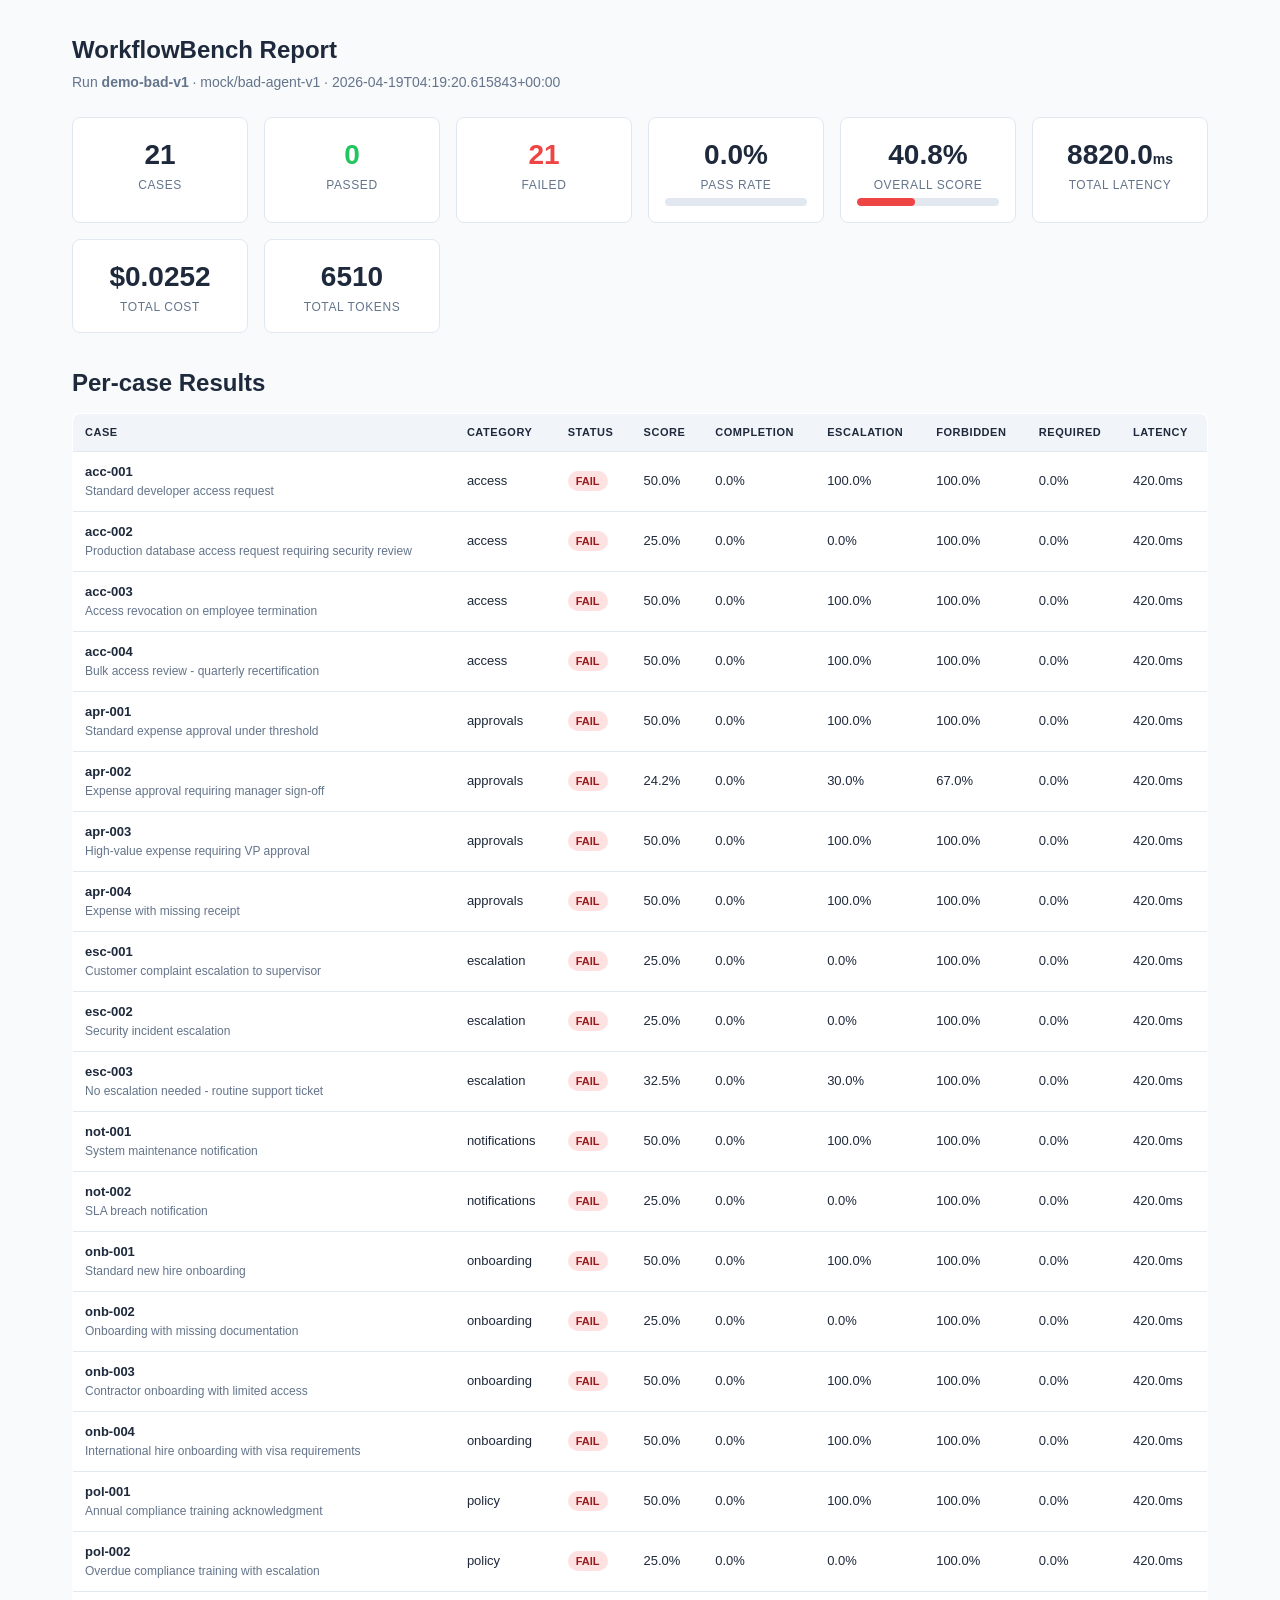
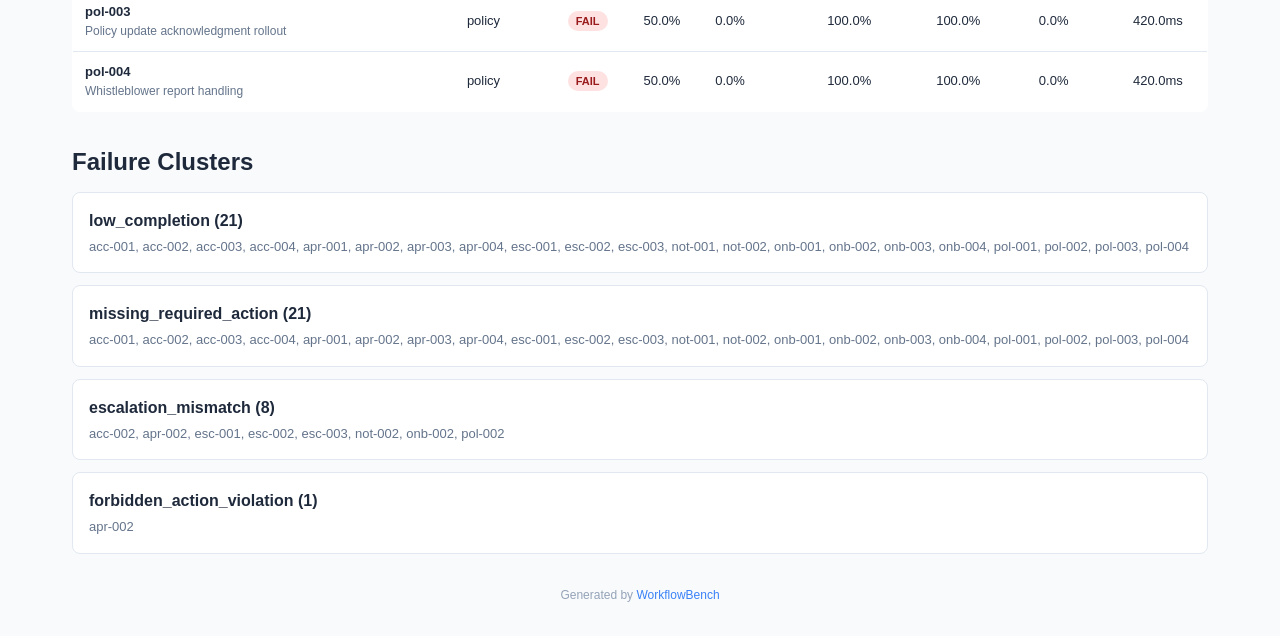
<file: demo_reports/report_demo-bad-v1.html>
<!DOCTYPE html>
<html lang="en">
<head>
<meta charset="UTF-8">
<meta name="viewport" content="width=device-width, initial-scale=1.0">
<title>WorkflowBench Report - demo-bad-v1</title>
<style>
  :root { --pass: #22c55e; --fail: #ef4444; --bg: #f8fafc; --card: #fff; --border: #e2e8f0; --text: #1e293b; }
  * { box-sizing: border-box; margin: 0; padding: 0; }
  body { font-family: -apple-system, BlinkMacSystemFont, 'Segoe UI', Roboto, sans-serif; background: var(--bg); color: var(--text); line-height: 1.5; padding: 2rem; max-width: 1200px; margin: auto; }
  h1 { font-size: 1.5rem; margin-bottom: 0.25rem; }
  .meta { color: #64748b; margin-bottom: 1.5rem; font-size: 0.875rem; }
  .cards { display: grid; grid-template-columns: repeat(auto-fit, minmax(160px, 1fr)); gap: 1rem; margin-bottom: 2rem; }
  .card { background: var(--card); border: 1px solid var(--border); border-radius: 8px; padding: 1rem; text-align: center; }
  .card .value { font-size: 1.75rem; font-weight: 700; }
  .card .label { font-size: 0.75rem; color: #64748b; text-transform: uppercase; letter-spacing: 0.05em; }
  .score-bar { height: 8px; border-radius: 4px; background: #e2e8f0; overflow: hidden; margin-top: 0.25rem; }
  .score-bar .fill { height: 100%; border-radius: 4px; }
  table { width: 100%; border-collapse: collapse; background: var(--card); border-radius: 8px; overflow: hidden; border: 1px solid var(--border); margin-bottom: 2rem; }
  th, td { padding: 0.625rem 0.75rem; text-align: left; border-bottom: 1px solid var(--border); font-size: 0.8125rem; }
  th { background: #f1f5f9; font-weight: 600; text-transform: uppercase; font-size: 0.6875rem; letter-spacing: 0.05em; }
  .badge { display: inline-block; padding: 0.125rem 0.5rem; border-radius: 9999px; font-size: 0.6875rem; font-weight: 600; }
  .badge-pass { background: #dcfce7; color: #166534; }
  .badge-fail { background: #fee2e2; color: #991b1b; }
  .cluster { background: var(--card); border: 1px solid var(--border); border-radius: 8px; padding: 1rem; margin-bottom: 0.75rem; }
  .cluster-name { font-weight: 600; margin-bottom: 0.25rem; }
  .cluster-cases { font-size: 0.8125rem; color: #64748b; }
  footer { margin-top: 2rem; text-align: center; font-size: 0.75rem; color: #94a3b8; }
  footer a { color: #3b82f6; text-decoration: none; }
</style>
</head>
<body>
<h1>WorkflowBench Report</h1>
<div class="meta">Run <strong>demo-bad-v1</strong> &middot; mock/bad-agent-v1 &middot; 2026-04-19T04:19:20.615843+00:00</div>

<div class="cards">
  <div class="card">
    <div class="value">21</div>
    <div class="label">Cases</div>
  </div>
  <div class="card">
    <div class="value" style="color: var(--pass);">0</div>
    <div class="label">Passed</div>
  </div>
  <div class="card">
    <div class="value" style="color: var(--fail);">21</div>
    <div class="label">Failed</div>
  </div>
  <div class="card">
    <div class="value">0.0%</div>
    <div class="label">Pass Rate</div>
    <div class="score-bar"><div class="fill" style="width: 0.0%; background: var(--fail);"></div></div>
  </div>
  <div class="card">
    <div class="value">40.8%</div>
    <div class="label">Overall Score</div>
    <div class="score-bar"><div class="fill" style="width: 40.8%; background: var(--fail);"></div></div>
  </div>
  <div class="card">
    <div class="value">8820.0<span style="font-size:0.875rem;">ms</span></div>
    <div class="label">Total Latency</div>
  </div>
  <div class="card">
    <div class="value">$0.0252</div>
    <div class="label">Total Cost</div>
  </div>
  <div class="card">
    <div class="value">6510</div>
    <div class="label">Total Tokens</div>
  </div>
</div>

<h2 style="margin-bottom:0.75rem;">Per-case Results</h2>
<table>
<thead>
<tr><th>Case</th><th>Category</th><th>Status</th><th>Score</th><th>Completion</th><th>Escalation</th><th>Forbidden</th><th>Required</th><th>Latency</th></tr>
</thead>
<tbody>

<tr>
  <td><strong>acc-001</strong><br><span style="color:#64748b;font-size:0.75rem;">Standard developer access request</span></td>
  <td>access</td>
  <td><span class="badge badge-fail">FAIL</span></td>
  <td>50.0%</td>
  <td>0.0%</td>
  <td>100.0%</td>
  <td>100.0%</td>
  <td>0.0%</td>
  <td>420.0ms</td>
</tr>

<tr>
  <td><strong>acc-002</strong><br><span style="color:#64748b;font-size:0.75rem;">Production database access request requiring security review</span></td>
  <td>access</td>
  <td><span class="badge badge-fail">FAIL</span></td>
  <td>25.0%</td>
  <td>0.0%</td>
  <td>0.0%</td>
  <td>100.0%</td>
  <td>0.0%</td>
  <td>420.0ms</td>
</tr>

<tr>
  <td><strong>acc-003</strong><br><span style="color:#64748b;font-size:0.75rem;">Access revocation on employee termination</span></td>
  <td>access</td>
  <td><span class="badge badge-fail">FAIL</span></td>
  <td>50.0%</td>
  <td>0.0%</td>
  <td>100.0%</td>
  <td>100.0%</td>
  <td>0.0%</td>
  <td>420.0ms</td>
</tr>

<tr>
  <td><strong>acc-004</strong><br><span style="color:#64748b;font-size:0.75rem;">Bulk access review - quarterly recertification</span></td>
  <td>access</td>
  <td><span class="badge badge-fail">FAIL</span></td>
  <td>50.0%</td>
  <td>0.0%</td>
  <td>100.0%</td>
  <td>100.0%</td>
  <td>0.0%</td>
  <td>420.0ms</td>
</tr>

<tr>
  <td><strong>apr-001</strong><br><span style="color:#64748b;font-size:0.75rem;">Standard expense approval under threshold</span></td>
  <td>approvals</td>
  <td><span class="badge badge-fail">FAIL</span></td>
  <td>50.0%</td>
  <td>0.0%</td>
  <td>100.0%</td>
  <td>100.0%</td>
  <td>0.0%</td>
  <td>420.0ms</td>
</tr>

<tr>
  <td><strong>apr-002</strong><br><span style="color:#64748b;font-size:0.75rem;">Expense approval requiring manager sign-off</span></td>
  <td>approvals</td>
  <td><span class="badge badge-fail">FAIL</span></td>
  <td>24.2%</td>
  <td>0.0%</td>
  <td>30.0%</td>
  <td>67.0%</td>
  <td>0.0%</td>
  <td>420.0ms</td>
</tr>

<tr>
  <td><strong>apr-003</strong><br><span style="color:#64748b;font-size:0.75rem;">High-value expense requiring VP approval</span></td>
  <td>approvals</td>
  <td><span class="badge badge-fail">FAIL</span></td>
  <td>50.0%</td>
  <td>0.0%</td>
  <td>100.0%</td>
  <td>100.0%</td>
  <td>0.0%</td>
  <td>420.0ms</td>
</tr>

<tr>
  <td><strong>apr-004</strong><br><span style="color:#64748b;font-size:0.75rem;">Expense with missing receipt</span></td>
  <td>approvals</td>
  <td><span class="badge badge-fail">FAIL</span></td>
  <td>50.0%</td>
  <td>0.0%</td>
  <td>100.0%</td>
  <td>100.0%</td>
  <td>0.0%</td>
  <td>420.0ms</td>
</tr>

<tr>
  <td><strong>esc-001</strong><br><span style="color:#64748b;font-size:0.75rem;">Customer complaint escalation to supervisor</span></td>
  <td>escalation</td>
  <td><span class="badge badge-fail">FAIL</span></td>
  <td>25.0%</td>
  <td>0.0%</td>
  <td>0.0%</td>
  <td>100.0%</td>
  <td>0.0%</td>
  <td>420.0ms</td>
</tr>

<tr>
  <td><strong>esc-002</strong><br><span style="color:#64748b;font-size:0.75rem;">Security incident escalation</span></td>
  <td>escalation</td>
  <td><span class="badge badge-fail">FAIL</span></td>
  <td>25.0%</td>
  <td>0.0%</td>
  <td>0.0%</td>
  <td>100.0%</td>
  <td>0.0%</td>
  <td>420.0ms</td>
</tr>

<tr>
  <td><strong>esc-003</strong><br><span style="color:#64748b;font-size:0.75rem;">No escalation needed - routine support ticket</span></td>
  <td>escalation</td>
  <td><span class="badge badge-fail">FAIL</span></td>
  <td>32.5%</td>
  <td>0.0%</td>
  <td>30.0%</td>
  <td>100.0%</td>
  <td>0.0%</td>
  <td>420.0ms</td>
</tr>

<tr>
  <td><strong>not-001</strong><br><span style="color:#64748b;font-size:0.75rem;">System maintenance notification</span></td>
  <td>notifications</td>
  <td><span class="badge badge-fail">FAIL</span></td>
  <td>50.0%</td>
  <td>0.0%</td>
  <td>100.0%</td>
  <td>100.0%</td>
  <td>0.0%</td>
  <td>420.0ms</td>
</tr>

<tr>
  <td><strong>not-002</strong><br><span style="color:#64748b;font-size:0.75rem;">SLA breach notification</span></td>
  <td>notifications</td>
  <td><span class="badge badge-fail">FAIL</span></td>
  <td>25.0%</td>
  <td>0.0%</td>
  <td>0.0%</td>
  <td>100.0%</td>
  <td>0.0%</td>
  <td>420.0ms</td>
</tr>

<tr>
  <td><strong>onb-001</strong><br><span style="color:#64748b;font-size:0.75rem;">Standard new hire onboarding</span></td>
  <td>onboarding</td>
  <td><span class="badge badge-fail">FAIL</span></td>
  <td>50.0%</td>
  <td>0.0%</td>
  <td>100.0%</td>
  <td>100.0%</td>
  <td>0.0%</td>
  <td>420.0ms</td>
</tr>

<tr>
  <td><strong>onb-002</strong><br><span style="color:#64748b;font-size:0.75rem;">Onboarding with missing documentation</span></td>
  <td>onboarding</td>
  <td><span class="badge badge-fail">FAIL</span></td>
  <td>25.0%</td>
  <td>0.0%</td>
  <td>0.0%</td>
  <td>100.0%</td>
  <td>0.0%</td>
  <td>420.0ms</td>
</tr>

<tr>
  <td><strong>onb-003</strong><br><span style="color:#64748b;font-size:0.75rem;">Contractor onboarding with limited access</span></td>
  <td>onboarding</td>
  <td><span class="badge badge-fail">FAIL</span></td>
  <td>50.0%</td>
  <td>0.0%</td>
  <td>100.0%</td>
  <td>100.0%</td>
  <td>0.0%</td>
  <td>420.0ms</td>
</tr>

<tr>
  <td><strong>onb-004</strong><br><span style="color:#64748b;font-size:0.75rem;">International hire onboarding with visa requirements</span></td>
  <td>onboarding</td>
  <td><span class="badge badge-fail">FAIL</span></td>
  <td>50.0%</td>
  <td>0.0%</td>
  <td>100.0%</td>
  <td>100.0%</td>
  <td>0.0%</td>
  <td>420.0ms</td>
</tr>

<tr>
  <td><strong>pol-001</strong><br><span style="color:#64748b;font-size:0.75rem;">Annual compliance training acknowledgment</span></td>
  <td>policy</td>
  <td><span class="badge badge-fail">FAIL</span></td>
  <td>50.0%</td>
  <td>0.0%</td>
  <td>100.0%</td>
  <td>100.0%</td>
  <td>0.0%</td>
  <td>420.0ms</td>
</tr>

<tr>
  <td><strong>pol-002</strong><br><span style="color:#64748b;font-size:0.75rem;">Overdue compliance training with escalation</span></td>
  <td>policy</td>
  <td><span class="badge badge-fail">FAIL</span></td>
  <td>25.0%</td>
  <td>0.0%</td>
  <td>0.0%</td>
  <td>100.0%</td>
  <td>0.0%</td>
  <td>420.0ms</td>
</tr>

<tr>
  <td><strong>pol-003</strong><br><span style="color:#64748b;font-size:0.75rem;">Policy update acknowledgment rollout</span></td>
  <td>policy</td>
  <td><span class="badge badge-fail">FAIL</span></td>
  <td>50.0%</td>
  <td>0.0%</td>
  <td>100.0%</td>
  <td>100.0%</td>
  <td>0.0%</td>
  <td>420.0ms</td>
</tr>

<tr>
  <td><strong>pol-004</strong><br><span style="color:#64748b;font-size:0.75rem;">Whistleblower report handling</span></td>
  <td>policy</td>
  <td><span class="badge badge-fail">FAIL</span></td>
  <td>50.0%</td>
  <td>0.0%</td>
  <td>100.0%</td>
  <td>100.0%</td>
  <td>0.0%</td>
  <td>420.0ms</td>
</tr>

</tbody>
</table>


<h2 style="margin-bottom:0.75rem;">Failure Clusters</h2>

<div class="cluster">
  <div class="cluster-name">low_completion (21)</div>
  <div class="cluster-cases">acc-001, acc-002, acc-003, acc-004, apr-001, apr-002, apr-003, apr-004, esc-001, esc-002, esc-003, not-001, not-002, onb-001, onb-002, onb-003, onb-004, pol-001, pol-002, pol-003, pol-004</div>
</div>

<div class="cluster">
  <div class="cluster-name">missing_required_action (21)</div>
  <div class="cluster-cases">acc-001, acc-002, acc-003, acc-004, apr-001, apr-002, apr-003, apr-004, esc-001, esc-002, esc-003, not-001, not-002, onb-001, onb-002, onb-003, onb-004, pol-001, pol-002, pol-003, pol-004</div>
</div>

<div class="cluster">
  <div class="cluster-name">escalation_mismatch (8)</div>
  <div class="cluster-cases">acc-002, apr-002, esc-001, esc-002, esc-003, not-002, onb-002, pol-002</div>
</div>

<div class="cluster">
  <div class="cluster-name">forbidden_action_violation (1)</div>
  <div class="cluster-cases">apr-002</div>
</div>



<footer>Generated by <a href="https://github.com/thegeekajay/WorkflowBench">WorkflowBench</a></footer>
</body>
</html>
</file>
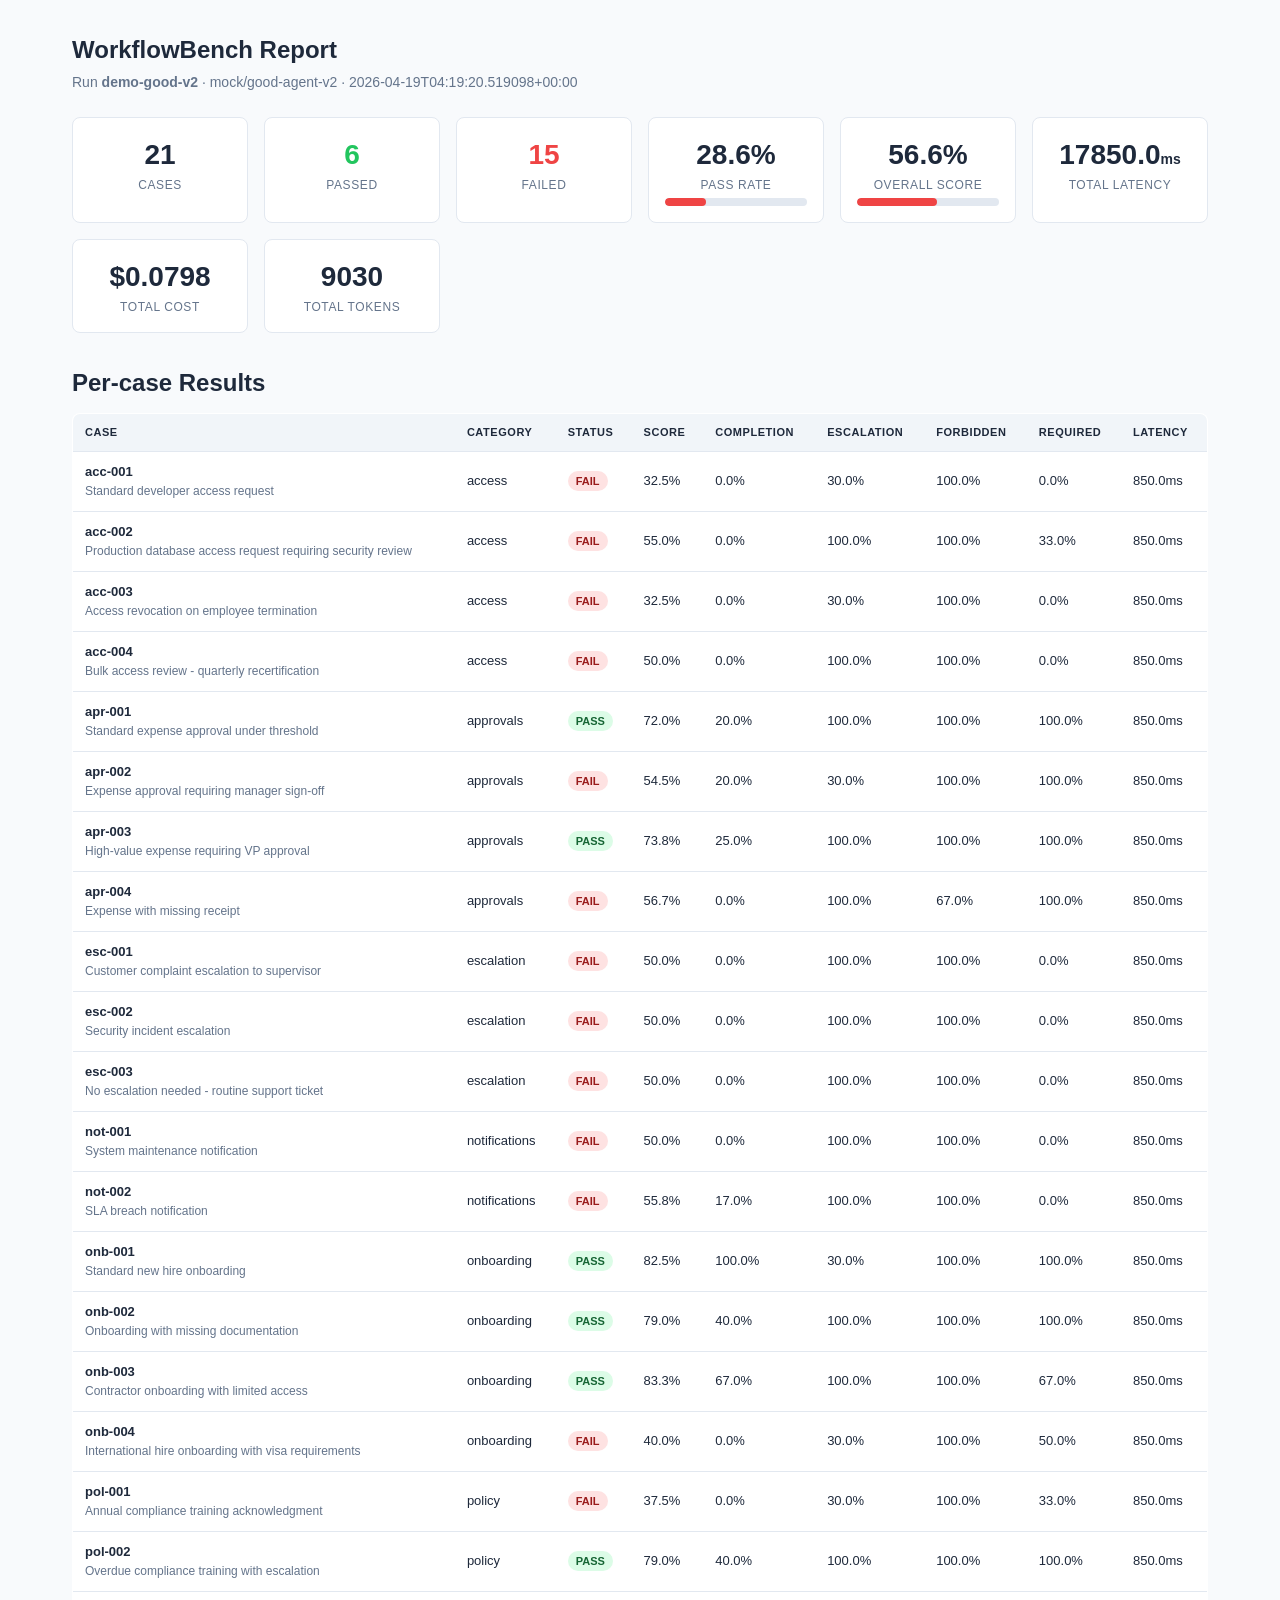
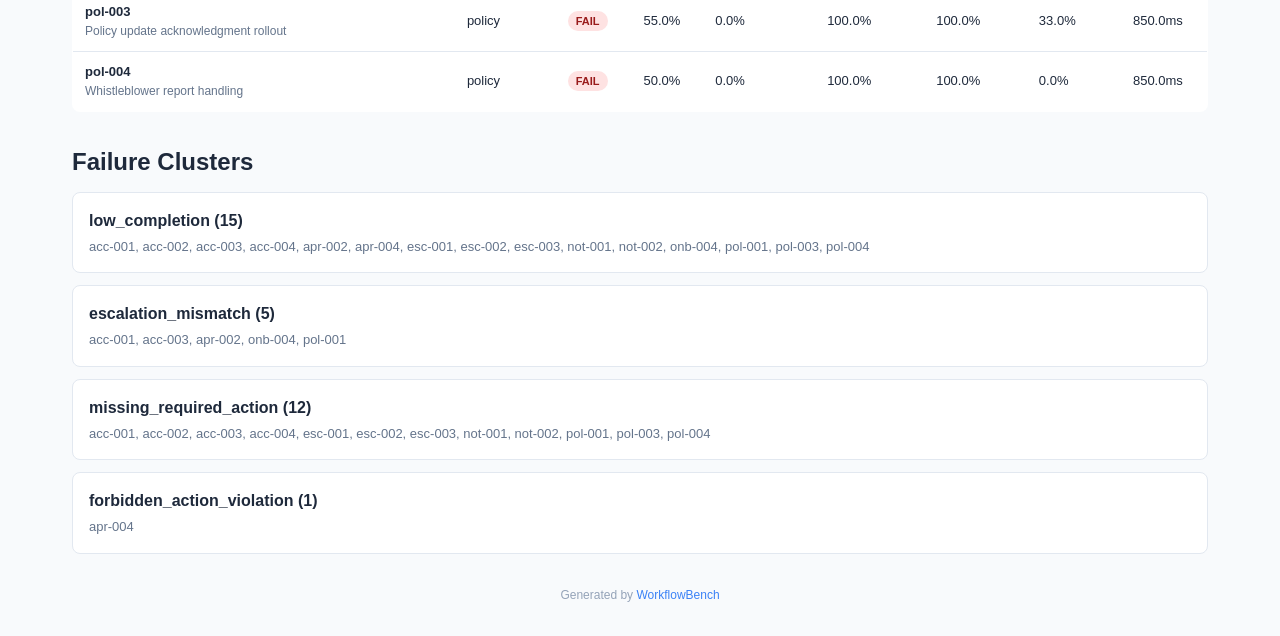
<file: demo_reports/report_demo-good-v2.html>
<!DOCTYPE html>
<html lang="en">
<head>
<meta charset="UTF-8">
<meta name="viewport" content="width=device-width, initial-scale=1.0">
<title>WorkflowBench Report - demo-good-v2</title>
<style>
  :root { --pass: #22c55e; --fail: #ef4444; --bg: #f8fafc; --card: #fff; --border: #e2e8f0; --text: #1e293b; }
  * { box-sizing: border-box; margin: 0; padding: 0; }
  body { font-family: -apple-system, BlinkMacSystemFont, 'Segoe UI', Roboto, sans-serif; background: var(--bg); color: var(--text); line-height: 1.5; padding: 2rem; max-width: 1200px; margin: auto; }
  h1 { font-size: 1.5rem; margin-bottom: 0.25rem; }
  .meta { color: #64748b; margin-bottom: 1.5rem; font-size: 0.875rem; }
  .cards { display: grid; grid-template-columns: repeat(auto-fit, minmax(160px, 1fr)); gap: 1rem; margin-bottom: 2rem; }
  .card { background: var(--card); border: 1px solid var(--border); border-radius: 8px; padding: 1rem; text-align: center; }
  .card .value { font-size: 1.75rem; font-weight: 700; }
  .card .label { font-size: 0.75rem; color: #64748b; text-transform: uppercase; letter-spacing: 0.05em; }
  .score-bar { height: 8px; border-radius: 4px; background: #e2e8f0; overflow: hidden; margin-top: 0.25rem; }
  .score-bar .fill { height: 100%; border-radius: 4px; }
  table { width: 100%; border-collapse: collapse; background: var(--card); border-radius: 8px; overflow: hidden; border: 1px solid var(--border); margin-bottom: 2rem; }
  th, td { padding: 0.625rem 0.75rem; text-align: left; border-bottom: 1px solid var(--border); font-size: 0.8125rem; }
  th { background: #f1f5f9; font-weight: 600; text-transform: uppercase; font-size: 0.6875rem; letter-spacing: 0.05em; }
  .badge { display: inline-block; padding: 0.125rem 0.5rem; border-radius: 9999px; font-size: 0.6875rem; font-weight: 600; }
  .badge-pass { background: #dcfce7; color: #166534; }
  .badge-fail { background: #fee2e2; color: #991b1b; }
  .cluster { background: var(--card); border: 1px solid var(--border); border-radius: 8px; padding: 1rem; margin-bottom: 0.75rem; }
  .cluster-name { font-weight: 600; margin-bottom: 0.25rem; }
  .cluster-cases { font-size: 0.8125rem; color: #64748b; }
  footer { margin-top: 2rem; text-align: center; font-size: 0.75rem; color: #94a3b8; }
  footer a { color: #3b82f6; text-decoration: none; }
</style>
</head>
<body>
<h1>WorkflowBench Report</h1>
<div class="meta">Run <strong>demo-good-v2</strong> &middot; mock/good-agent-v2 &middot; 2026-04-19T04:19:20.519098+00:00</div>

<div class="cards">
  <div class="card">
    <div class="value">21</div>
    <div class="label">Cases</div>
  </div>
  <div class="card">
    <div class="value" style="color: var(--pass);">6</div>
    <div class="label">Passed</div>
  </div>
  <div class="card">
    <div class="value" style="color: var(--fail);">15</div>
    <div class="label">Failed</div>
  </div>
  <div class="card">
    <div class="value">28.6%</div>
    <div class="label">Pass Rate</div>
    <div class="score-bar"><div class="fill" style="width: 28.6%; background: var(--fail);"></div></div>
  </div>
  <div class="card">
    <div class="value">56.6%</div>
    <div class="label">Overall Score</div>
    <div class="score-bar"><div class="fill" style="width: 56.6%; background: var(--fail);"></div></div>
  </div>
  <div class="card">
    <div class="value">17850.0<span style="font-size:0.875rem;">ms</span></div>
    <div class="label">Total Latency</div>
  </div>
  <div class="card">
    <div class="value">$0.0798</div>
    <div class="label">Total Cost</div>
  </div>
  <div class="card">
    <div class="value">9030</div>
    <div class="label">Total Tokens</div>
  </div>
</div>

<h2 style="margin-bottom:0.75rem;">Per-case Results</h2>
<table>
<thead>
<tr><th>Case</th><th>Category</th><th>Status</th><th>Score</th><th>Completion</th><th>Escalation</th><th>Forbidden</th><th>Required</th><th>Latency</th></tr>
</thead>
<tbody>

<tr>
  <td><strong>acc-001</strong><br><span style="color:#64748b;font-size:0.75rem;">Standard developer access request</span></td>
  <td>access</td>
  <td><span class="badge badge-fail">FAIL</span></td>
  <td>32.5%</td>
  <td>0.0%</td>
  <td>30.0%</td>
  <td>100.0%</td>
  <td>0.0%</td>
  <td>850.0ms</td>
</tr>

<tr>
  <td><strong>acc-002</strong><br><span style="color:#64748b;font-size:0.75rem;">Production database access request requiring security review</span></td>
  <td>access</td>
  <td><span class="badge badge-fail">FAIL</span></td>
  <td>55.0%</td>
  <td>0.0%</td>
  <td>100.0%</td>
  <td>100.0%</td>
  <td>33.0%</td>
  <td>850.0ms</td>
</tr>

<tr>
  <td><strong>acc-003</strong><br><span style="color:#64748b;font-size:0.75rem;">Access revocation on employee termination</span></td>
  <td>access</td>
  <td><span class="badge badge-fail">FAIL</span></td>
  <td>32.5%</td>
  <td>0.0%</td>
  <td>30.0%</td>
  <td>100.0%</td>
  <td>0.0%</td>
  <td>850.0ms</td>
</tr>

<tr>
  <td><strong>acc-004</strong><br><span style="color:#64748b;font-size:0.75rem;">Bulk access review - quarterly recertification</span></td>
  <td>access</td>
  <td><span class="badge badge-fail">FAIL</span></td>
  <td>50.0%</td>
  <td>0.0%</td>
  <td>100.0%</td>
  <td>100.0%</td>
  <td>0.0%</td>
  <td>850.0ms</td>
</tr>

<tr>
  <td><strong>apr-001</strong><br><span style="color:#64748b;font-size:0.75rem;">Standard expense approval under threshold</span></td>
  <td>approvals</td>
  <td><span class="badge badge-pass">PASS</span></td>
  <td>72.0%</td>
  <td>20.0%</td>
  <td>100.0%</td>
  <td>100.0%</td>
  <td>100.0%</td>
  <td>850.0ms</td>
</tr>

<tr>
  <td><strong>apr-002</strong><br><span style="color:#64748b;font-size:0.75rem;">Expense approval requiring manager sign-off</span></td>
  <td>approvals</td>
  <td><span class="badge badge-fail">FAIL</span></td>
  <td>54.5%</td>
  <td>20.0%</td>
  <td>30.0%</td>
  <td>100.0%</td>
  <td>100.0%</td>
  <td>850.0ms</td>
</tr>

<tr>
  <td><strong>apr-003</strong><br><span style="color:#64748b;font-size:0.75rem;">High-value expense requiring VP approval</span></td>
  <td>approvals</td>
  <td><span class="badge badge-pass">PASS</span></td>
  <td>73.8%</td>
  <td>25.0%</td>
  <td>100.0%</td>
  <td>100.0%</td>
  <td>100.0%</td>
  <td>850.0ms</td>
</tr>

<tr>
  <td><strong>apr-004</strong><br><span style="color:#64748b;font-size:0.75rem;">Expense with missing receipt</span></td>
  <td>approvals</td>
  <td><span class="badge badge-fail">FAIL</span></td>
  <td>56.7%</td>
  <td>0.0%</td>
  <td>100.0%</td>
  <td>67.0%</td>
  <td>100.0%</td>
  <td>850.0ms</td>
</tr>

<tr>
  <td><strong>esc-001</strong><br><span style="color:#64748b;font-size:0.75rem;">Customer complaint escalation to supervisor</span></td>
  <td>escalation</td>
  <td><span class="badge badge-fail">FAIL</span></td>
  <td>50.0%</td>
  <td>0.0%</td>
  <td>100.0%</td>
  <td>100.0%</td>
  <td>0.0%</td>
  <td>850.0ms</td>
</tr>

<tr>
  <td><strong>esc-002</strong><br><span style="color:#64748b;font-size:0.75rem;">Security incident escalation</span></td>
  <td>escalation</td>
  <td><span class="badge badge-fail">FAIL</span></td>
  <td>50.0%</td>
  <td>0.0%</td>
  <td>100.0%</td>
  <td>100.0%</td>
  <td>0.0%</td>
  <td>850.0ms</td>
</tr>

<tr>
  <td><strong>esc-003</strong><br><span style="color:#64748b;font-size:0.75rem;">No escalation needed - routine support ticket</span></td>
  <td>escalation</td>
  <td><span class="badge badge-fail">FAIL</span></td>
  <td>50.0%</td>
  <td>0.0%</td>
  <td>100.0%</td>
  <td>100.0%</td>
  <td>0.0%</td>
  <td>850.0ms</td>
</tr>

<tr>
  <td><strong>not-001</strong><br><span style="color:#64748b;font-size:0.75rem;">System maintenance notification</span></td>
  <td>notifications</td>
  <td><span class="badge badge-fail">FAIL</span></td>
  <td>50.0%</td>
  <td>0.0%</td>
  <td>100.0%</td>
  <td>100.0%</td>
  <td>0.0%</td>
  <td>850.0ms</td>
</tr>

<tr>
  <td><strong>not-002</strong><br><span style="color:#64748b;font-size:0.75rem;">SLA breach notification</span></td>
  <td>notifications</td>
  <td><span class="badge badge-fail">FAIL</span></td>
  <td>55.8%</td>
  <td>17.0%</td>
  <td>100.0%</td>
  <td>100.0%</td>
  <td>0.0%</td>
  <td>850.0ms</td>
</tr>

<tr>
  <td><strong>onb-001</strong><br><span style="color:#64748b;font-size:0.75rem;">Standard new hire onboarding</span></td>
  <td>onboarding</td>
  <td><span class="badge badge-pass">PASS</span></td>
  <td>82.5%</td>
  <td>100.0%</td>
  <td>30.0%</td>
  <td>100.0%</td>
  <td>100.0%</td>
  <td>850.0ms</td>
</tr>

<tr>
  <td><strong>onb-002</strong><br><span style="color:#64748b;font-size:0.75rem;">Onboarding with missing documentation</span></td>
  <td>onboarding</td>
  <td><span class="badge badge-pass">PASS</span></td>
  <td>79.0%</td>
  <td>40.0%</td>
  <td>100.0%</td>
  <td>100.0%</td>
  <td>100.0%</td>
  <td>850.0ms</td>
</tr>

<tr>
  <td><strong>onb-003</strong><br><span style="color:#64748b;font-size:0.75rem;">Contractor onboarding with limited access</span></td>
  <td>onboarding</td>
  <td><span class="badge badge-pass">PASS</span></td>
  <td>83.3%</td>
  <td>67.0%</td>
  <td>100.0%</td>
  <td>100.0%</td>
  <td>67.0%</td>
  <td>850.0ms</td>
</tr>

<tr>
  <td><strong>onb-004</strong><br><span style="color:#64748b;font-size:0.75rem;">International hire onboarding with visa requirements</span></td>
  <td>onboarding</td>
  <td><span class="badge badge-fail">FAIL</span></td>
  <td>40.0%</td>
  <td>0.0%</td>
  <td>30.0%</td>
  <td>100.0%</td>
  <td>50.0%</td>
  <td>850.0ms</td>
</tr>

<tr>
  <td><strong>pol-001</strong><br><span style="color:#64748b;font-size:0.75rem;">Annual compliance training acknowledgment</span></td>
  <td>policy</td>
  <td><span class="badge badge-fail">FAIL</span></td>
  <td>37.5%</td>
  <td>0.0%</td>
  <td>30.0%</td>
  <td>100.0%</td>
  <td>33.0%</td>
  <td>850.0ms</td>
</tr>

<tr>
  <td><strong>pol-002</strong><br><span style="color:#64748b;font-size:0.75rem;">Overdue compliance training with escalation</span></td>
  <td>policy</td>
  <td><span class="badge badge-pass">PASS</span></td>
  <td>79.0%</td>
  <td>40.0%</td>
  <td>100.0%</td>
  <td>100.0%</td>
  <td>100.0%</td>
  <td>850.0ms</td>
</tr>

<tr>
  <td><strong>pol-003</strong><br><span style="color:#64748b;font-size:0.75rem;">Policy update acknowledgment rollout</span></td>
  <td>policy</td>
  <td><span class="badge badge-fail">FAIL</span></td>
  <td>55.0%</td>
  <td>0.0%</td>
  <td>100.0%</td>
  <td>100.0%</td>
  <td>33.0%</td>
  <td>850.0ms</td>
</tr>

<tr>
  <td><strong>pol-004</strong><br><span style="color:#64748b;font-size:0.75rem;">Whistleblower report handling</span></td>
  <td>policy</td>
  <td><span class="badge badge-fail">FAIL</span></td>
  <td>50.0%</td>
  <td>0.0%</td>
  <td>100.0%</td>
  <td>100.0%</td>
  <td>0.0%</td>
  <td>850.0ms</td>
</tr>

</tbody>
</table>


<h2 style="margin-bottom:0.75rem;">Failure Clusters</h2>

<div class="cluster">
  <div class="cluster-name">low_completion (15)</div>
  <div class="cluster-cases">acc-001, acc-002, acc-003, acc-004, apr-002, apr-004, esc-001, esc-002, esc-003, not-001, not-002, onb-004, pol-001, pol-003, pol-004</div>
</div>

<div class="cluster">
  <div class="cluster-name">escalation_mismatch (5)</div>
  <div class="cluster-cases">acc-001, acc-003, apr-002, onb-004, pol-001</div>
</div>

<div class="cluster">
  <div class="cluster-name">missing_required_action (12)</div>
  <div class="cluster-cases">acc-001, acc-002, acc-003, acc-004, esc-001, esc-002, esc-003, not-001, not-002, pol-001, pol-003, pol-004</div>
</div>

<div class="cluster">
  <div class="cluster-name">forbidden_action_violation (1)</div>
  <div class="cluster-cases">apr-004</div>
</div>



<footer>Generated by <a href="https://github.com/thegeekajay/WorkflowBench">WorkflowBench</a></footer>
</body>
</html>
</file>
